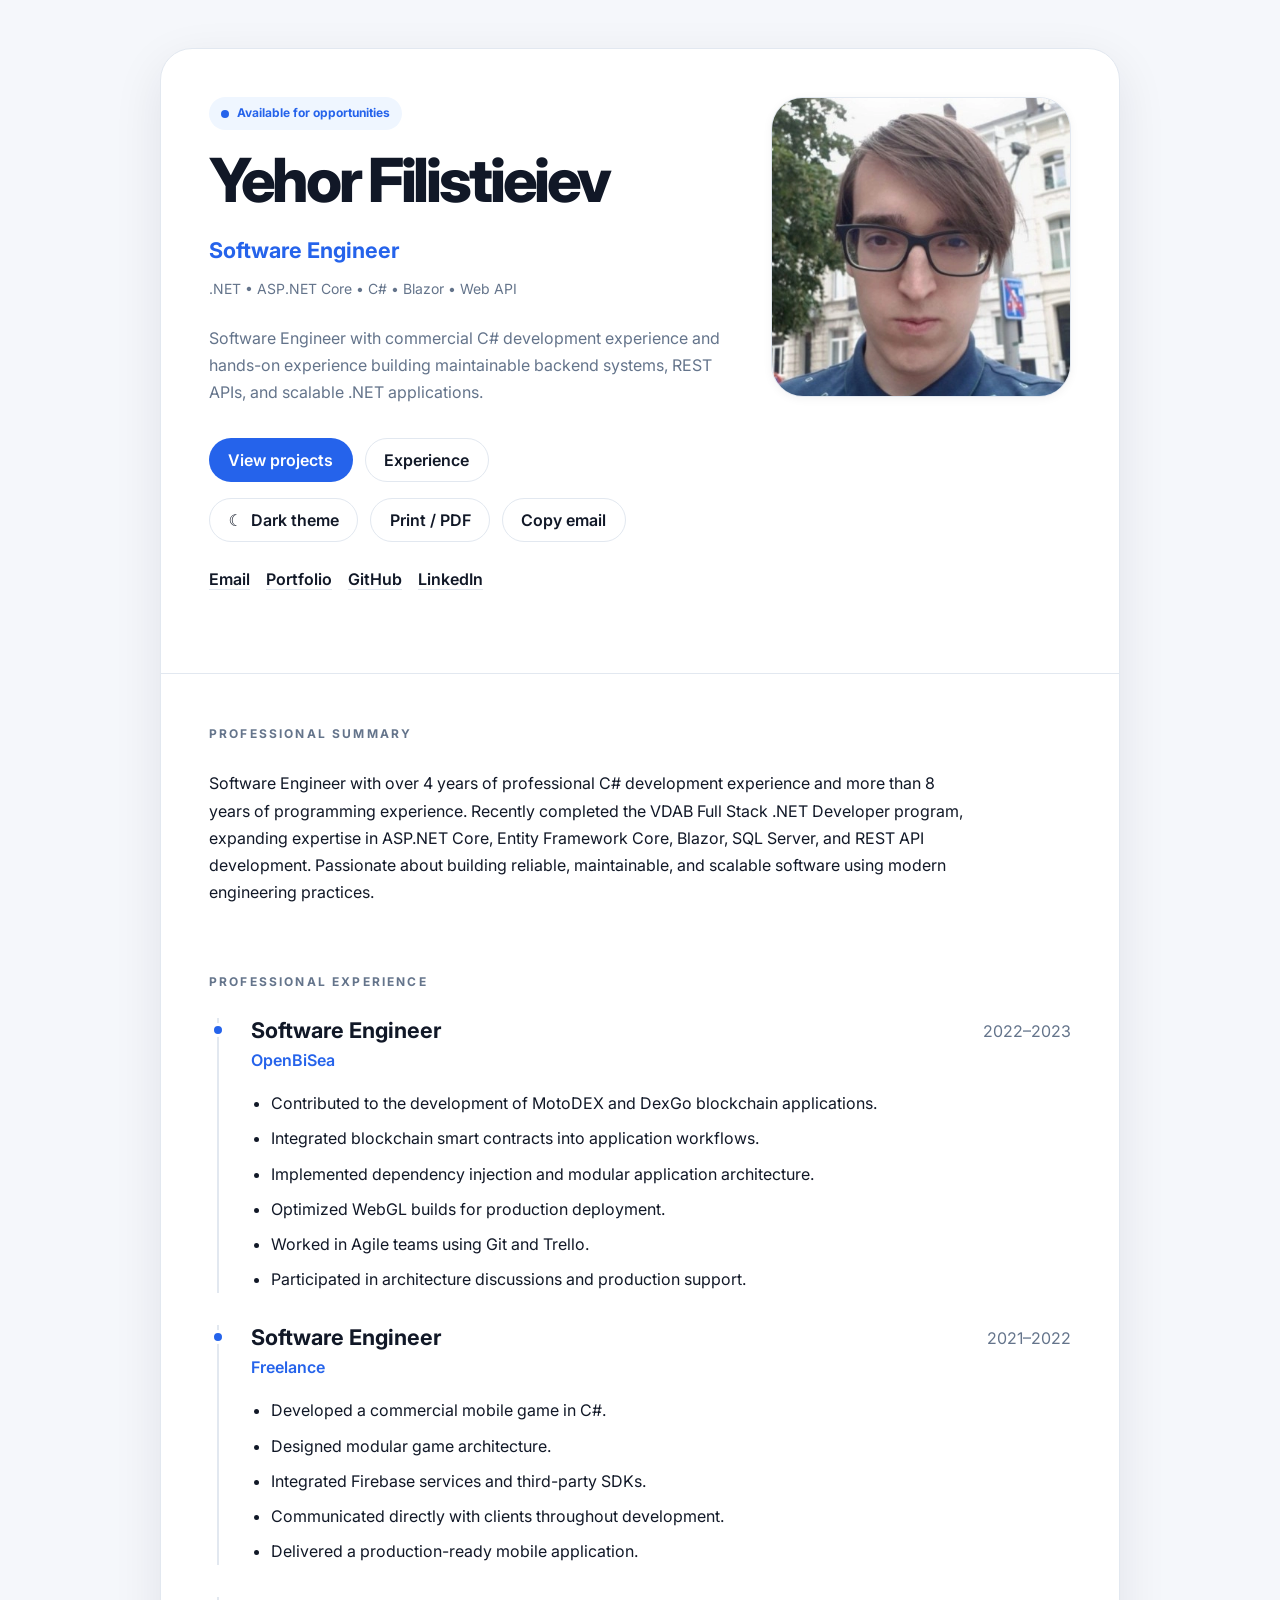
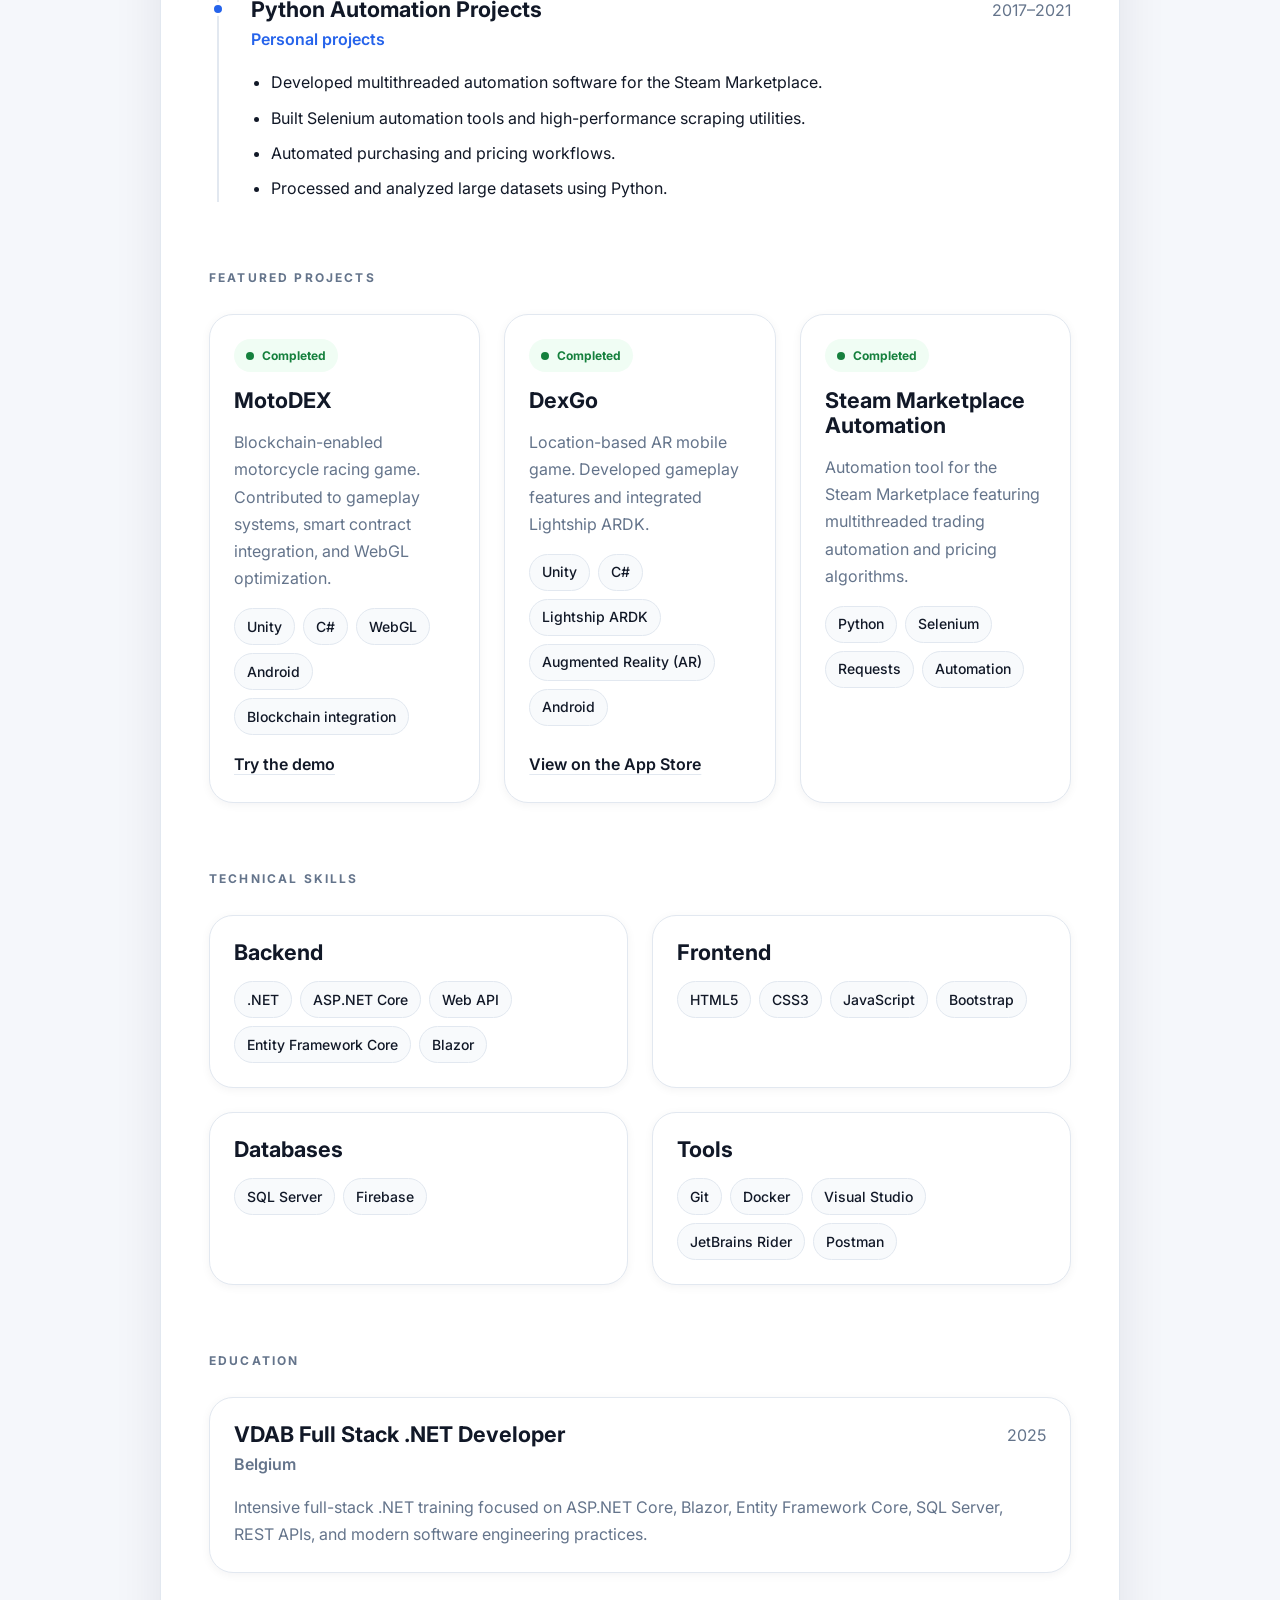
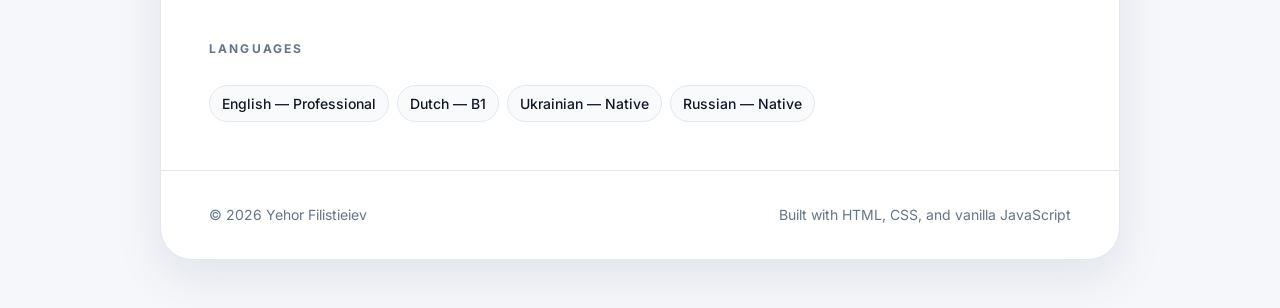
<file: index.html>
<!doctype html>
<html lang="en" data-theme="light">
<head>
    <meta charset="utf-8">
    <meta name="viewport" content="width=device-width, initial-scale=1">
    <meta name="description" content="Yehor Filistieiev — Software Engineer specializing in .NET, ASP.NET Core, C#, Blazor, and scalable backend development.">
    <meta name="theme-color" content="#f5f7fb">
    <meta property="og:type" content="profile">
    <meta property="og:title" content="Yehor Filistieiev | Software Engineer">
    <meta property="og:description" content="Online resume of a .NET Software Engineer.">
    <meta property="og:url" content="https://yehor-filistieiev.framer.website/">
    <meta property="og:image" content="https://yehor-filistieiev.framer.website/assets/avatar.webp">
    <title>Yehor Filistieiev | Software Engineer</title>
    <link rel="icon" href="assets/favicon.svg" type="image/svg+xml">
    <link rel="preconnect" href="https://fonts.googleapis.com">
    <link rel="preconnect" href="https://fonts.gstatic.com" crossorigin>
    <link rel="stylesheet" href="https://fonts.googleapis.com/css2?family=Inter:wght@400;500;600;700;800&amp;display=swap">
    <link rel="stylesheet" href="css/style.css">
    <link rel="stylesheet" href="css/print.css" media="print">
    <script src="js/main.js" defer></script>
</head>
<body>
    <a class="skip-link" href="#main-content">Skip to content</a>
    <div class="scroll-progress" aria-hidden="true"><span data-scroll-progress></span></div>

    <div class="resume-shell">
        <header class="hero">
            <div class="hero__content">
                <p class="badge badge--available">Available for opportunities</p>
                <h1>Yehor Filistieiev</h1>
                <p class="hero__role">Software Engineer</p>
                <p class="hero__tech">.NET <span aria-hidden="true">•</span> ASP.NET Core <span aria-hidden="true">•</span> C# <span aria-hidden="true">•</span> Blazor <span aria-hidden="true">•</span> Web API</p>
                <p class="hero__summary">Software Engineer with commercial C# development experience and hands-on experience building maintainable backend systems, REST APIs, and scalable .NET applications.</p>

                <div class="actions" aria-label="Resume navigation">
                    <a class="button button--primary" href="#projects">View projects</a>
                    <a class="button button--secondary" href="#experience">Experience</a>
                </div>

                <div class="actions actions--tools" aria-label="Resume actions">
                    <button class="button button--secondary" type="button" data-theme-toggle aria-pressed="false">
                        <span aria-hidden="true" data-theme-icon>☾</span>
                        <span data-theme-label>Dark theme</span>
                    </button>
                    <button class="button button--secondary" type="button" data-print>Print / PDF</button>
                    <button class="button button--secondary" type="button" data-copy-email data-email="yehor.filistieiev@gmail.com">
                        <span data-copy-label>Copy email</span>
                    </button>
                </div>

                <address class="profile-links" aria-label="Contact and profile links">
                    <a href="mailto:yehor.filistieiev@gmail.com">Email</a>
                    <a href="https://yehor-filistieiev.framer.website/" target="_blank" rel="noopener noreferrer">Portfolio<span class="sr-only"> (opens in a new tab)</span></a>
                    <a class="print-only" href="https://evilgoku.github.io/resume/" target="_blank" rel="noopener noreferrer">Resume<span class="sr-only"> (opens in a new tab)</span></a>
                    <a href="https://github.com/evilgoku" target="_blank" rel="noopener noreferrer">GitHub<span class="sr-only"> (opens in a new tab)</span></a>
                    <a href="https://www.linkedin.com/in/yehor-filistieiev/" target="_blank" rel="noopener noreferrer">LinkedIn<span class="sr-only"> (opens in a new tab)</span></a>
                </address>
                <p class="status-message" data-status role="status" aria-live="polite"></p>
            </div>

            <figure class="hero__portrait">
                <img src="assets/avatar.webp" alt="Portrait of Yehor Filistieiev" width="380" height="380" fetchpriority="high" decoding="async">
            </figure>
        </header>

        <main id="main-content" class="resume-main">
            <section class="section" aria-labelledby="summary-title" data-reveal>
                <header class="section__header"><h2 id="summary-title">Professional summary</h2></header>
                <p class="lead">Software Engineer with over 4 years of professional C# development experience and more than 8 years of programming experience. Recently completed the VDAB Full Stack .NET Developer program, expanding expertise in ASP.NET Core, Entity Framework Core, Blazor, SQL Server, and REST API development. Passionate about building reliable, maintainable, and scalable software using modern engineering practices.</p>
            </section>

            <section id="experience" class="section" aria-labelledby="experience-title" data-reveal>
                <header class="section__header"><h2 id="experience-title">Professional experience</h2></header>
                <div class="timeline">
                    <article class="timeline__item">
                        <header class="entry-header">
                            <div><h3>Software Engineer</h3><p class="entry-header__meta">OpenBiSea</p></div>
                            <p class="entry-header__date"><time datetime="2022">2022</time>–<time datetime="2023">2023</time></p>
                        </header>
                        <ul class="bullet-list">
                            <li>Contributed to the development of MotoDEX and DexGo blockchain applications.</li>
                            <li>Integrated blockchain smart contracts into application workflows.</li>
                            <li>Implemented dependency injection and modular application architecture.</li>
                            <li>Optimized WebGL builds for production deployment.</li>
                            <li>Worked in Agile teams using Git and Trello.</li>
                            <li>Participated in architecture discussions and production support.</li>
                        </ul>
                    </article>
                    <article class="timeline__item">
                        <header class="entry-header">
                            <div><h3>Software Engineer</h3><p class="entry-header__meta">Freelance</p></div>
                            <p class="entry-header__date"><time datetime="2021">2021</time>–<time datetime="2022">2022</time></p>
                        </header>
                        <ul class="bullet-list">
                            <li>Developed a commercial mobile game in C#.</li>
                            <li>Designed modular game architecture.</li>
                            <li>Integrated Firebase services and third-party SDKs.</li>
                            <li>Communicated directly with clients throughout development.</li>
                            <li>Delivered a production-ready mobile application.</li>
                        </ul>
                    </article>
                    <article class="timeline__item">
                        <header class="entry-header">
                            <div><h3>Python Automation Projects</h3><p class="entry-header__meta">Personal projects</p></div>
                            <p class="entry-header__date"><time datetime="2017">2017</time>–<time datetime="2021">2021</time></p>
                        </header>
                        <ul class="bullet-list">
                            <li>Developed multithreaded automation software for the Steam Marketplace.</li>
                            <li>Built Selenium automation tools and high-performance scraping utilities.</li>
                            <li>Automated purchasing and pricing workflows.</li>
                            <li>Processed and analyzed large datasets using Python.</li>
                        </ul>
                    </article>
                </div>
            </section>

            <section id="projects" class="section" aria-labelledby="projects-title" data-reveal>
                <header class="section__header"><h2 id="projects-title">Featured projects</h2></header>
                <div class="grid grid--cards">
                    <article class="card card--project">
                        <p class="badge badge--complete">Completed</p>
                        <h3>MotoDEX</h3>
                        <p>Blockchain-enabled motorcycle racing game. Contributed to gameplay systems, smart contract integration, and WebGL optimization.</p>
                        <ul class="stack" aria-label="Technologies"><li>Unity</li><li>C#</li><li>WebGL</li><li>Android</li><li>Blockchain integration</li></ul>
                        <footer class="card__footer"><a class="text-link" href="https://app.motodex.dexstudios.games/" target="_blank" rel="noopener noreferrer">Try the demo<span class="sr-only"> (opens in a new tab)</span></a></footer>
                    </article>
                    <article class="card card--project">
                        <p class="badge badge--complete">Completed</p>
                        <h3>DexGo</h3>
                        <p>Location-based AR mobile game. Developed gameplay features and integrated Lightship ARDK.</p>
                        <ul class="stack" aria-label="Technologies"><li>Unity</li><li>C#</li><li>Lightship ARDK</li><li>Augmented Reality (AR)</li><li>Android</li></ul>
                        <footer class="card__footer"><a class="text-link" href="https://apps.apple.com/tr/app/dexgo/id6449669070" target="_blank" rel="noopener noreferrer">View on the App Store<span class="sr-only"> (opens in a new tab)</span></a></footer>
                    </article>
                    <article class="card card--project">
                        <p class="badge badge--complete">Completed</p>
                        <h3>Steam Marketplace Automation</h3>
                        <p>Automation tool for the Steam Marketplace featuring multithreaded trading automation and pricing algorithms.</p>
                        <ul class="stack" aria-label="Technologies"><li>Python</li><li>Selenium</li><li>Requests</li><li>Automation</li></ul>
                    </article>
                </div>
            </section>

            <section id="skills" class="section" aria-labelledby="skills-title" data-reveal>
                <header class="section__header"><h2 id="skills-title">Technical skills</h2></header>
                <div class="grid grid--skills">
                    <article class="card"><h3>Backend</h3><ul class="stack"><li>.NET</li><li>ASP.NET Core</li><li>Web API</li><li>Entity Framework Core</li><li>Blazor</li></ul></article>
                    <article class="card"><h3>Frontend</h3><ul class="stack"><li>HTML5</li><li>CSS3</li><li>JavaScript</li><li>Bootstrap</li></ul></article>
                    <article class="card"><h3>Databases</h3><ul class="stack"><li>SQL Server</li><li>Firebase</li></ul></article>
                    <article class="card"><h3>Tools</h3><ul class="stack"><li>Git</li><li>Docker</li><li>Visual Studio</li><li>JetBrains Rider</li><li>Postman</li></ul></article>
                </div>
            </section>

            <section id="education" class="section" aria-labelledby="education-title" data-reveal>
                <header class="section__header"><h2 id="education-title">Education</h2></header>
                <article class="card">
                    <header class="entry-header"><div><h3>VDAB Full Stack .NET Developer</h3><p class="entry-header__meta">Belgium</p></div><time class="entry-header__date" datetime="2025">2025</time></header>
                    <p>Intensive full-stack .NET training focused on ASP.NET Core, Blazor, Entity Framework Core, SQL Server, REST APIs, and modern software engineering practices.</p>
                </article>
            </section>

            <section id="languages" class="section" aria-labelledby="languages-title" data-reveal>
                <header class="section__header"><h2 id="languages-title">Languages</h2></header>
                <ul class="stack"><li>English — Professional</li><li>Dutch — B1</li><li>Ukrainian — Native</li><li>Russian — Native</li></ul>
            </section>
        </main>

        <footer class="site-footer">
            <p>© <span data-current-year>2026</span> Yehor Filistieiev</p>
            <p>Built with HTML, CSS, and vanilla JavaScript</p>
        </footer>
    </div>

    <button class="back-to-top" type="button" data-back-to-top aria-label="Back to top">↑</button>

    <script type="application/ld+json">
    {
        "@context": "https://schema.org",
        "@type": "Person",
        "name": "Yehor Filistieiev",
        "jobTitle": "Software Engineer",
        "url": "https://yehor-filistieiev.framer.website/",
        "image": "https://yehor-filistieiev.framer.website/assets/avatar.webp",
        "email": "mailto:yehor.filistieiev@gmail.com",
        "sameAs": [
            "https://github.com/evilgoku",
            "https://www.linkedin.com/in/yehor-filistieiev/"
        ],
        "knowsAbout": [".NET", "ASP.NET Core", "C#", "Blazor", "Entity Framework Core", "SQL Server", "REST API", "Python", "Docker"]
    }
    </script>
</body>
</html>
</file>
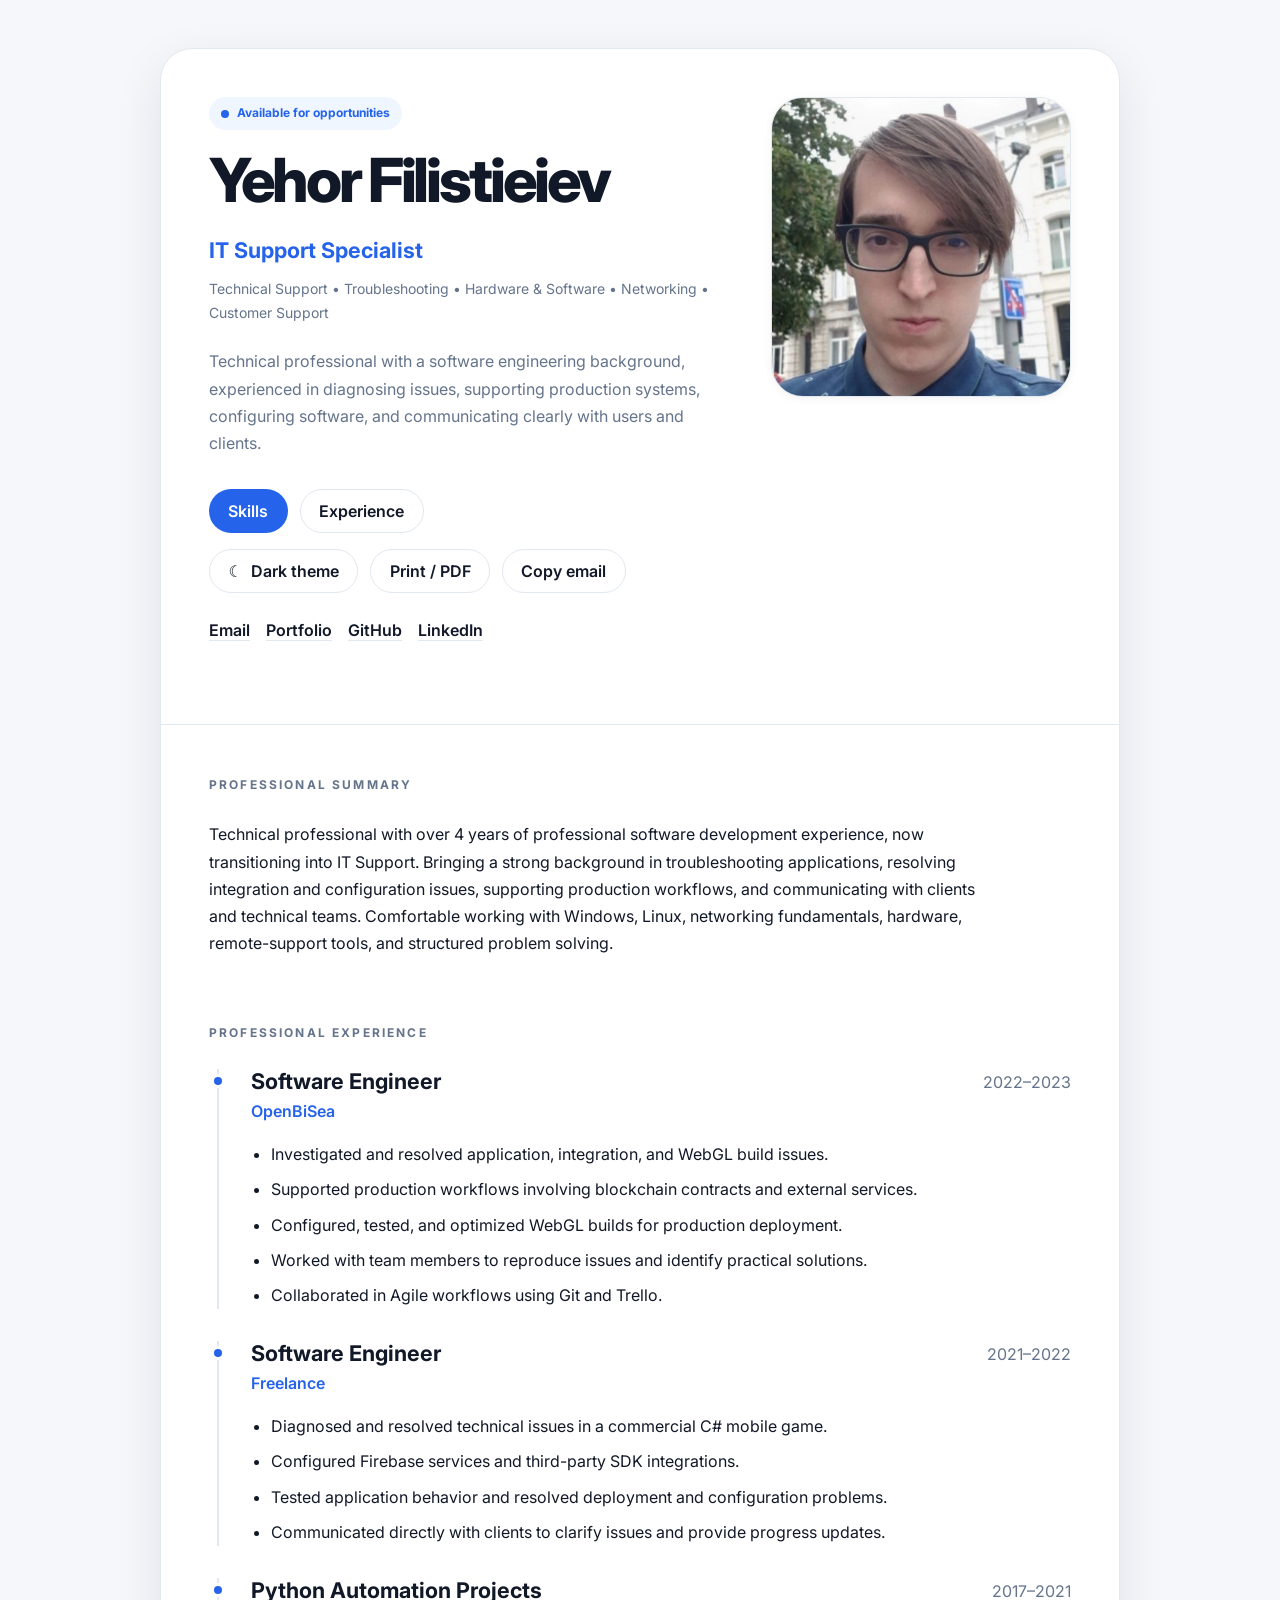
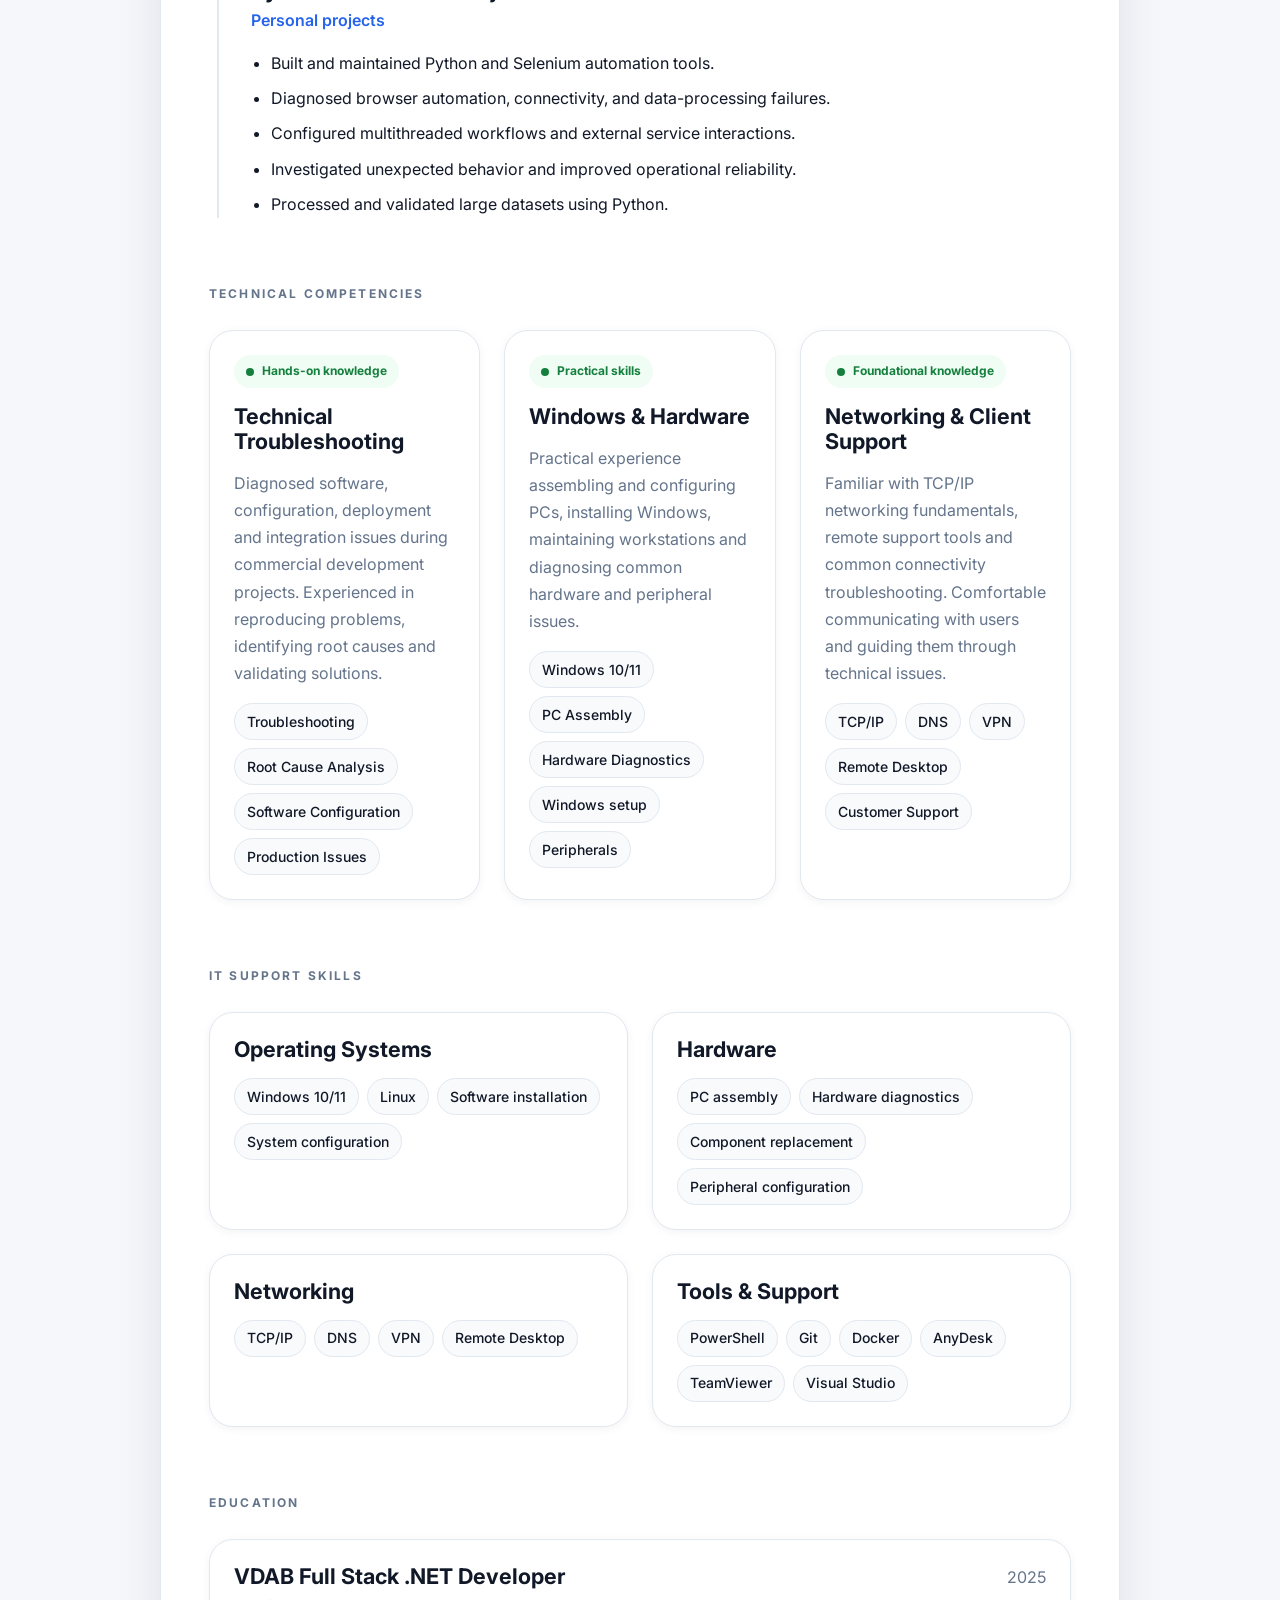
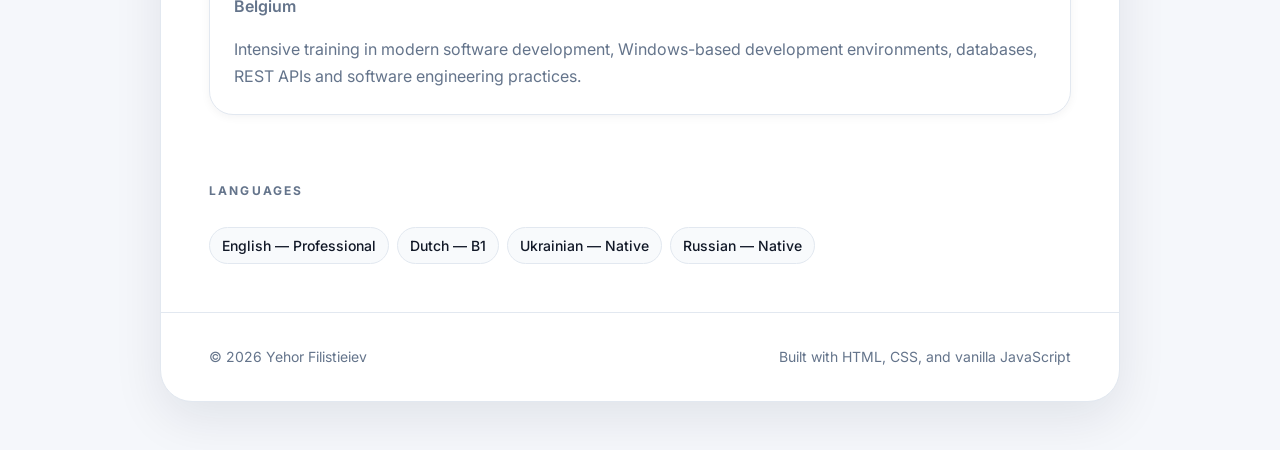
<file: it-support.html>
<!doctype html>
<html lang="en" data-theme="light">
<head>
    <meta charset="utf-8">
    <meta name="viewport" content="width=device-width, initial-scale=1">
    <meta name="description" content="Yehor Filistieiev — IT Support Specialist with a software engineering background and strengths in troubleshooting, hardware, software, networking, and customer support.">
    <meta name="theme-color" content="#f5f7fb">
    <meta property="og:type" content="profile">
    <meta property="og:title" content="Yehor Filistieiev | IT Support Specialist">
    <meta property="og:description" content="IT Support resume highlighting troubleshooting, technical support, systems, networking, and customer communication.">
    <meta property="og:url" content="https://yehor-filistieiev.framer.website/it-support.html">
    <meta property="og:image" content="https://yehor-filistieiev.framer.website/assets/avatar.webp">
    <title>Yehor Filistieiev | IT Support Specialist</title>
    <link rel="icon" href="assets/favicon.svg" type="image/svg+xml">
    <link rel="preconnect" href="https://fonts.googleapis.com">
    <link rel="preconnect" href="https://fonts.gstatic.com" crossorigin>
    <link rel="stylesheet" href="https://fonts.googleapis.com/css2?family=Inter:wght@400;500;600;700;800&amp;display=swap">
    <link rel="stylesheet" href="css/style.css">
    <link rel="stylesheet" href="css/print.css" media="print">
    <script src="js/main.js" defer></script>
</head>
<body>
    <a class="skip-link" href="#main-content">Skip to content</a>
    <div class="scroll-progress" aria-hidden="true"><span data-scroll-progress></span></div>

    <div class="resume-shell">
        <header class="hero">
            <div class="hero__content">
                <p class="badge badge--available">Available for opportunities</p>
                <h1>Yehor Filistieiev</h1>
                <p class="hero__role">IT Support Specialist</p>
                <p class="hero__tech">Technical Support <span aria-hidden="true">•</span> Troubleshooting <span aria-hidden="true">•</span> Hardware &amp; Software <span aria-hidden="true">•</span> Networking <span aria-hidden="true">•</span> Customer Support</p>
                <p class="hero__summary">Technical professional with a software engineering background, experienced in diagnosing issues, supporting production systems, configuring software, and communicating clearly with users and clients.</p>

                <div class="actions" aria-label="Resume navigation">
                    <a class="button button--primary" href="#projects">Skills</a>
                    <a class="button button--secondary" href="#experience">Experience</a>
                </div>

                <div class="actions actions--tools" aria-label="Resume actions">
                    <button class="button button--secondary" type="button" data-theme-toggle aria-pressed="false">
                        <span aria-hidden="true" data-theme-icon>☾</span>
                        <span data-theme-label>Dark theme</span>
                    </button>
                    <button class="button button--secondary" type="button" data-print>Print / PDF</button>
                    <button class="button button--secondary" type="button" data-copy-email data-email="yehor.filistieiev@gmail.com">
                        <span data-copy-label>Copy email</span>
                    </button>
                </div>

                <address class="profile-links" aria-label="Contact and profile links">
                    <a href="mailto:yehor.filistieiev@gmail.com">Email</a>
                    <a href="https://yehor-filistieiev.framer.website/" target="_blank" rel="noopener noreferrer">Portfolio<span class="sr-only"> (opens in a new tab)</span></a>
                    <a class="print-only" href="https://evilgoku.github.io/resume/it-support.html" target="_blank" rel="noopener noreferrer">Resume<span class="sr-only"> (opens in a new tab)</span></a>
                    <a href="https://github.com/evilgoku" target="_blank" rel="noopener noreferrer">GitHub<span class="sr-only"> (opens in a new tab)</span></a>
                    <a href="https://www.linkedin.com/in/yehor-filistieiev/" target="_blank" rel="noopener noreferrer">LinkedIn<span class="sr-only"> (opens in a new tab)</span></a>
                </address>
                <p class="status-message" data-status role="status" aria-live="polite"></p>
            </div>

            <figure class="hero__portrait">
                <img src="assets/avatar.webp" alt="Portrait of Yehor Filistieiev" width="380" height="380" fetchpriority="high" decoding="async">
            </figure>
        </header>

        <main id="main-content" class="resume-main">
            <section class="section" aria-labelledby="summary-title" data-reveal>
                <header class="section__header"><h2 id="summary-title">Professional summary</h2></header>
                <p class="lead">Technical professional with over 4 years of professional software development experience, now transitioning into IT Support. Bringing a strong background in troubleshooting applications, resolving integration and configuration issues, supporting production workflows, and communicating with clients and technical teams. Comfortable working with Windows, Linux, networking fundamentals, hardware, remote-support tools, and structured problem solving.</p>
            </section>

            <section id="experience" class="section" aria-labelledby="experience-title" data-reveal>
                <header class="section__header"><h2 id="experience-title">Professional experience</h2></header>
                <div class="timeline">
                    <article class="timeline__item">
                        <header class="entry-header">
                            <div><h3>Software Engineer</h3><p class="entry-header__meta">OpenBiSea</p></div>
                            <p class="entry-header__date"><time datetime="2022">2022</time>–<time datetime="2023">2023</time></p>
                        </header>
                        <ul class="bullet-list">
                            <li>Investigated and resolved application, integration, and WebGL build issues.</li>
                            <li>Supported production workflows involving blockchain contracts and external services.</li>
                            <li>Configured, tested, and optimized WebGL builds for production deployment.</li>
                            <li>Worked with team members to reproduce issues and identify practical solutions.</li>
                            <li>Collaborated in Agile workflows using Git and Trello.</li>
                        </ul>
                    </article>
                    <article class="timeline__item">
                        <header class="entry-header">
                            <div><h3>Software Engineer</h3><p class="entry-header__meta">Freelance</p></div>
                            <p class="entry-header__date"><time datetime="2021">2021</time>–<time datetime="2022">2022</time></p>
                        </header>
                        <ul class="bullet-list">
                            <li>Diagnosed and resolved technical issues in a commercial C# mobile game.</li>
                            <li>Configured Firebase services and third-party SDK integrations.</li>
                            <li>Tested application behavior and resolved deployment and configuration problems.</li>
                            <li>Communicated directly with clients to clarify issues and provide progress updates.</li>
                        </ul>
                    </article>
                    <article class="timeline__item">
                        <header class="entry-header">
                            <div><h3>Python Automation Projects</h3><p class="entry-header__meta">Personal projects</p></div>
                            <p class="entry-header__date"><time datetime="2017">2017</time>–<time datetime="2021">2021</time></p>
                        </header>
                        <ul class="bullet-list">
                            <li>Built and maintained Python and Selenium automation tools.</li>
                            <li>Diagnosed browser automation, connectivity, and data-processing failures.</li>
                            <li>Configured multithreaded workflows and external service interactions.</li>
                            <li>Investigated unexpected behavior and improved operational reliability.</li>
                            <li>Processed and validated large datasets using Python.</li>
                        </ul>
                    </article>
                </div>
            </section>

            <section id="projects" class="section" aria-labelledby="projects-title" data-reveal>
                <header class="section__header"><h2 id="projects-title">Technical Competencies</h2></header>
                <div class="grid grid--cards">
                    <article class="card card--project">
                        <p class="badge badge--complete">Hands-on knowledge</p>
                        <h3>Technical Troubleshooting</h3>
                        <p>Diagnosed software, configuration, deployment and integration issues during commercial development projects. Experienced in reproducing problems, identifying root causes and validating solutions.</p>
                        <ul class="stack" aria-label="Skills"><li>Troubleshooting</li><li>Root Cause Analysis</li><li>Software Configuration</li><li>Production Issues</li></ul>
                    </article>
                    <article class="card card--project">
                        <p class="badge badge--complete">Practical skills</p>
                        <h3>Windows &amp; Hardware</h3>
                        <p>Practical experience assembling and configuring PCs, installing Windows, maintaining workstations and diagnosing common hardware and peripheral issues.</p>
                        <ul class="stack" aria-label="Skills"><li>Windows 10/11</li><li>PC Assembly</li><li>Hardware Diagnostics</li><li>Windows setup</li><li>Peripherals</li></ul>
                    </article>
                    <article class="card card--project">
                        <p class="badge badge--complete">Foundational knowledge</p>
                        <h3>Networking &amp; Client Support</h3>
                        <p>Familiar with TCP/IP networking fundamentals, remote support tools and common connectivity troubleshooting. Comfortable communicating with users and guiding them through technical issues.</p>
                        <ul class="stack" aria-label="Skills"><li>TCP/IP</li><li>DNS</li><li>VPN</li><li>Remote Desktop</li><li>Customer Support</li></ul>
                    </article>
                </div>
            </section>

            <section id="skills" class="section" aria-labelledby="skills-title" data-reveal>
                <header class="section__header"><h2 id="skills-title">IT support skills</h2></header>
                <div class="grid grid--skills">
                    <article class="card"><h3>Operating Systems</h3><ul class="stack"><li>Windows 10/11</li><li>Linux</li><li>Software installation</li><li>System configuration</li></ul></article>
                    <article class="card"><h3>Hardware</h3><ul class="stack"><li>PC assembly</li><li>Hardware diagnostics</li><li>Component replacement</li><li>Peripheral configuration</li></ul></article>
                    <article class="card"><h3>Networking</h3><ul class="stack"><li>TCP/IP</li><li>DNS</li><li>VPN</li><li>Remote Desktop</li></ul></article>
                    <article class="card"><h3>Tools &amp; Support</h3><ul class="stack"><li>PowerShell</li><li>Git</li><li>Docker</li><li>AnyDesk</li><li>TeamViewer</li><li>Visual Studio</li></ul></article>
                </div>
            </section>

            <section id="education" class="section" aria-labelledby="education-title" data-reveal>
                <header class="section__header"><h2 id="education-title">Education</h2></header>
                <article class="card">
                    <header class="entry-header"><div><h3>VDAB Full Stack .NET Developer</h3><p class="entry-header__meta">Belgium</p></div><time class="entry-header__date" datetime="2025">2025</time></header>
                    <p>Intensive training in modern software development, Windows-based development environments, databases, REST APIs and software engineering practices.</p>
                </article>
            </section>

            <section id="languages" class="section" aria-labelledby="languages-title" data-reveal>
                <header class="section__header"><h2 id="languages-title">Languages</h2></header>
                <ul class="stack"><li>English — Professional</li><li>Dutch — B1</li><li>Ukrainian — Native</li><li>Russian — Native</li></ul>
            </section>
        </main>

        <footer class="site-footer">
            <p>© <span data-current-year>2026</span> Yehor Filistieiev</p>
            <p>Built with HTML, CSS, and vanilla JavaScript</p>
        </footer>
    </div>

    <button class="back-to-top" type="button" data-back-to-top aria-label="Back to top">↑</button>

    <script type="application/ld+json">
    {
        "@context": "https://schema.org",
        "@type": "Person",
        "name": "Yehor Filistieiev",
        "jobTitle": "IT Support Specialist",
        "url": "https://yehor-filistieiev.framer.website/it-support.html",
        "image": "https://yehor-filistieiev.framer.website/assets/avatar.webp",
        "email": "mailto:yehor.filistieiev@gmail.com",
        "sameAs": [
            "https://github.com/evilgoku",
            "https://www.linkedin.com/in/yehor-filistieiev/"
        ],
        "knowsAbout": ["Technical Support", "Troubleshooting", "Windows", "Linux", "TCP/IP", "DNS", "VPN", "Hardware Diagnostics", "PowerShell"]
    }
    </script>
</body>
</html>
</file>
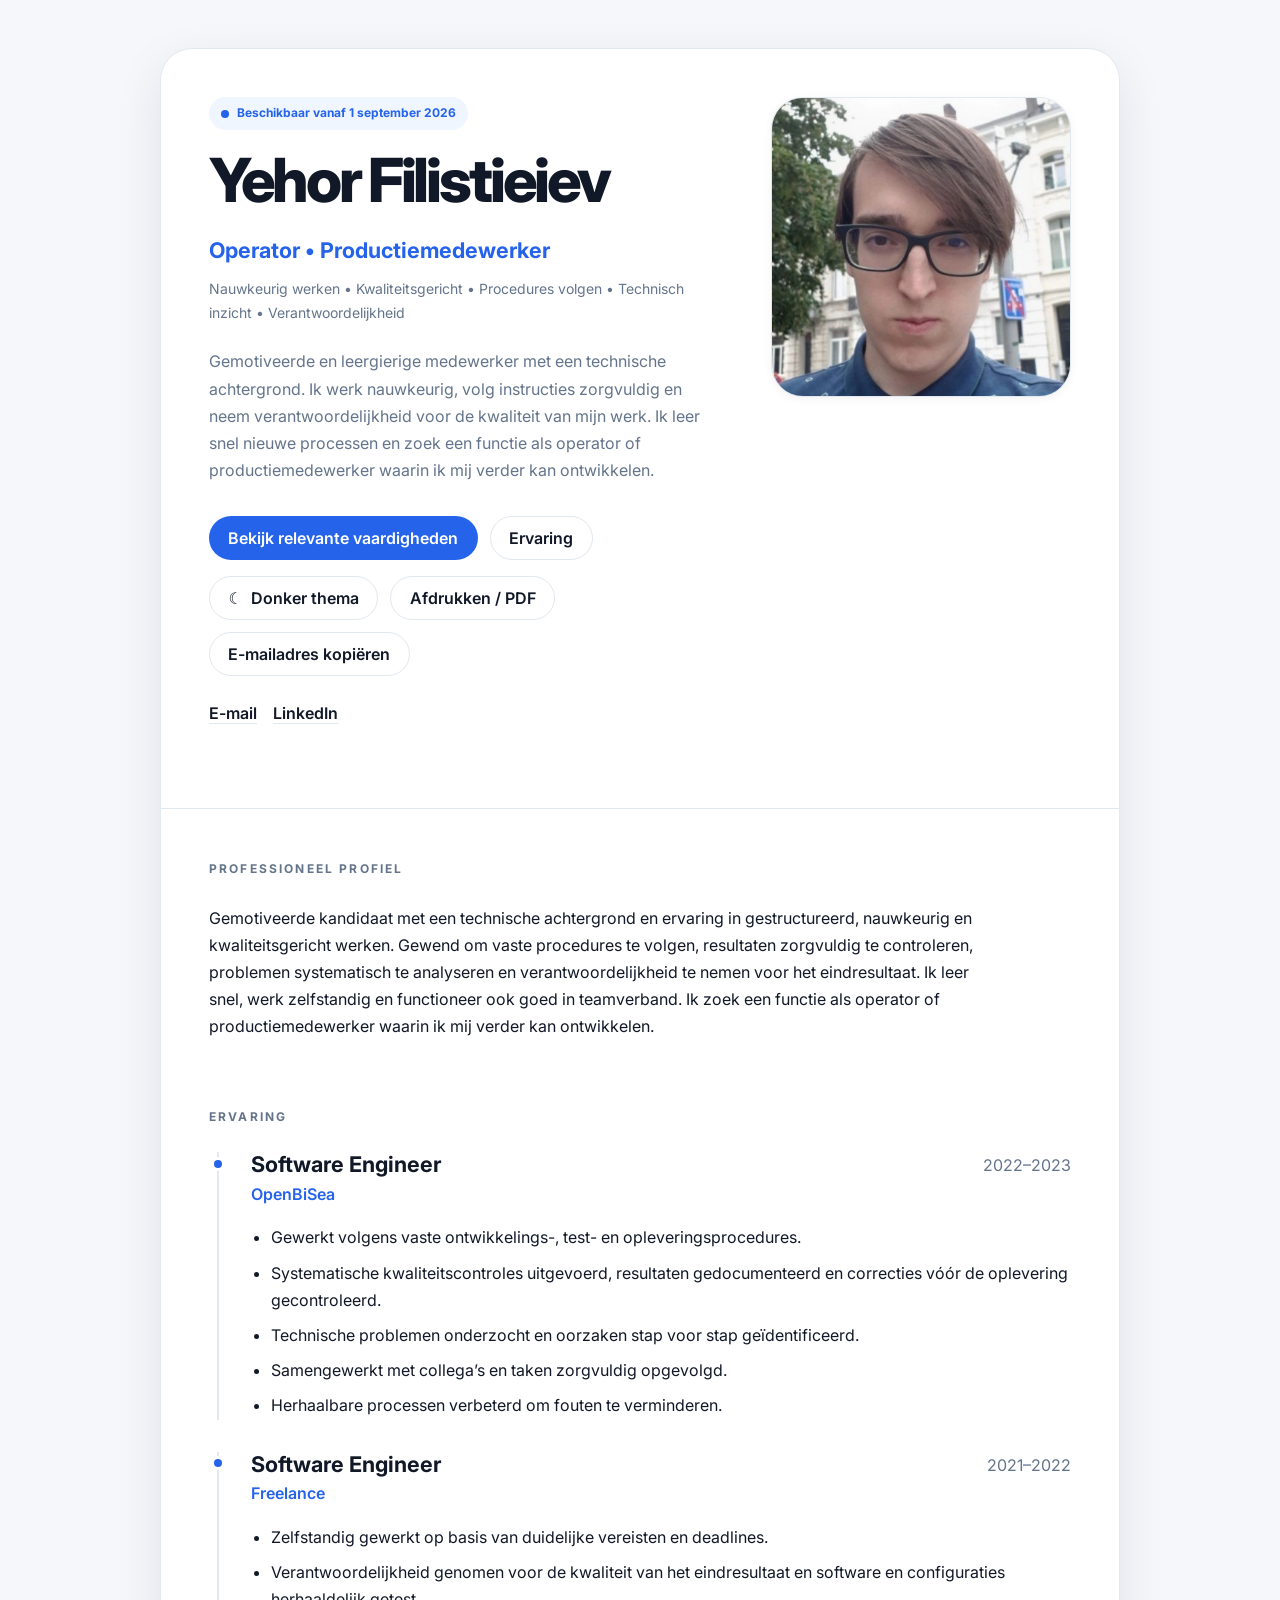
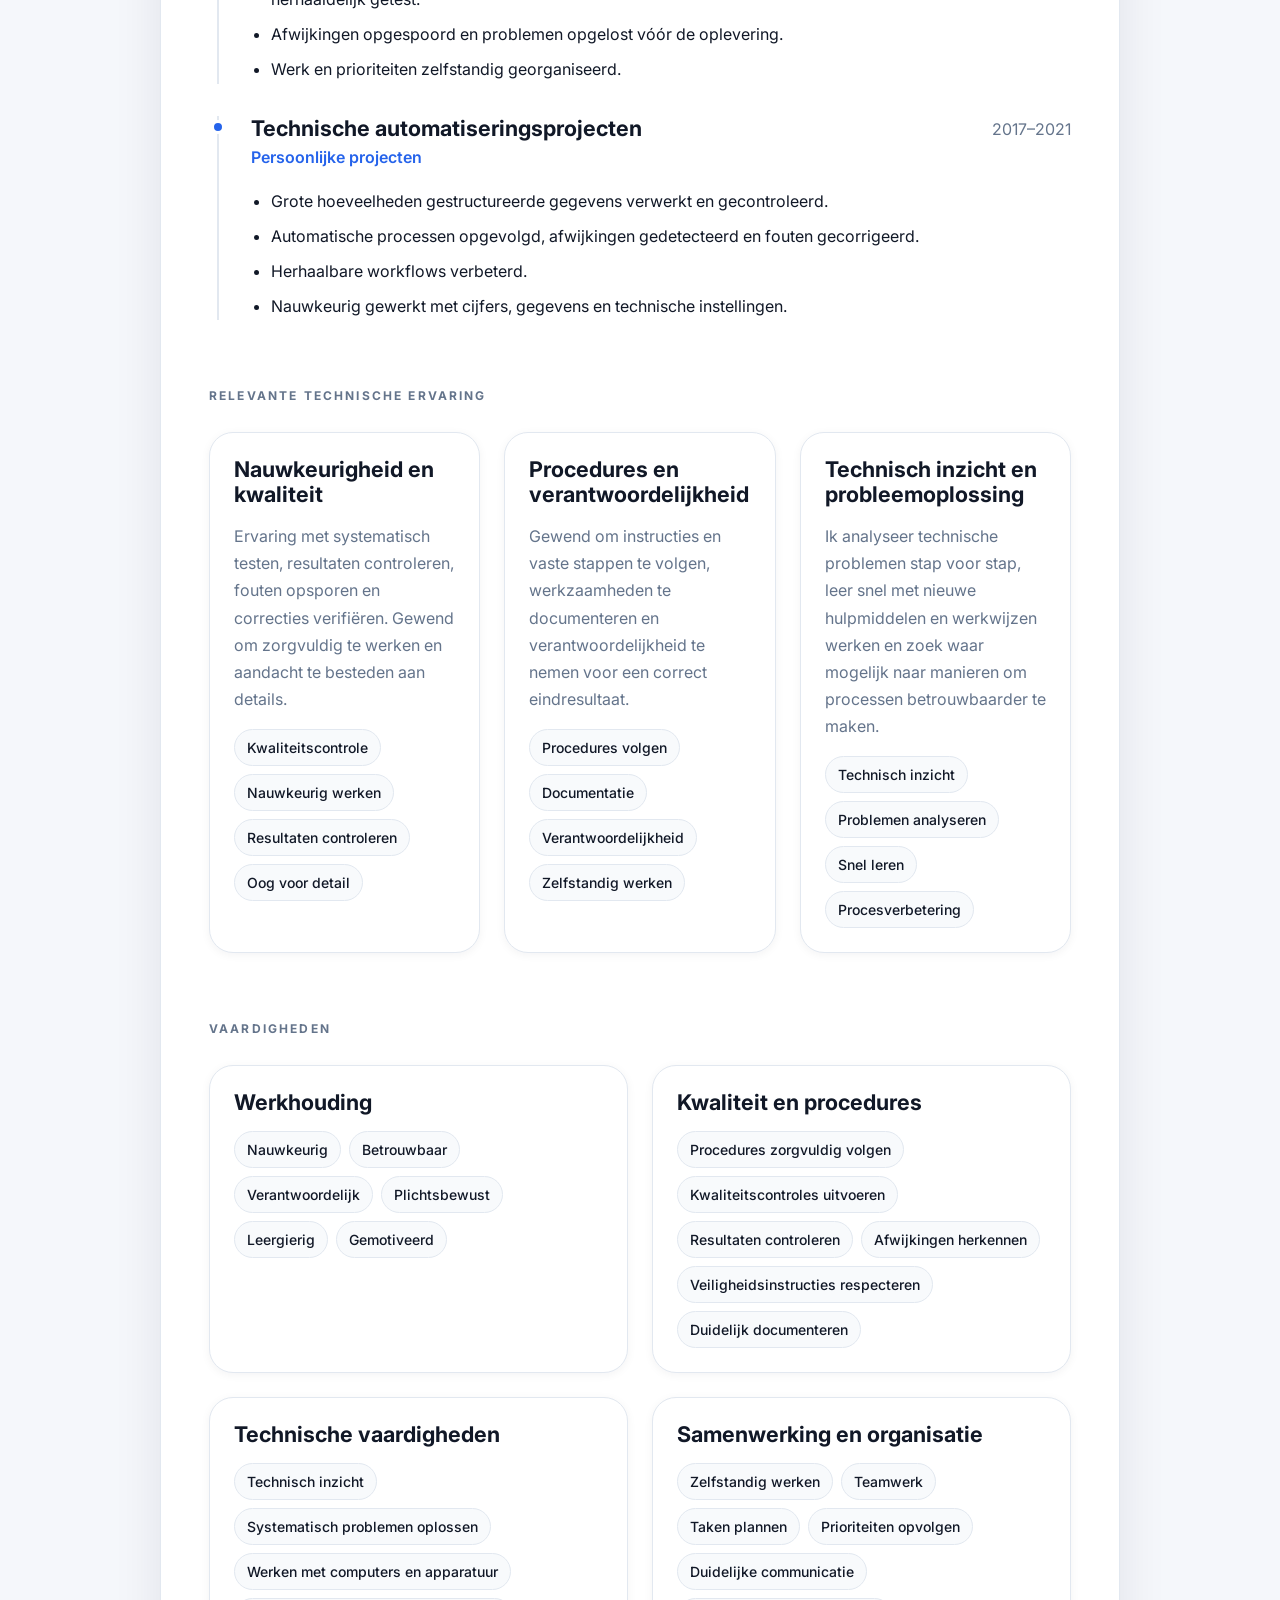
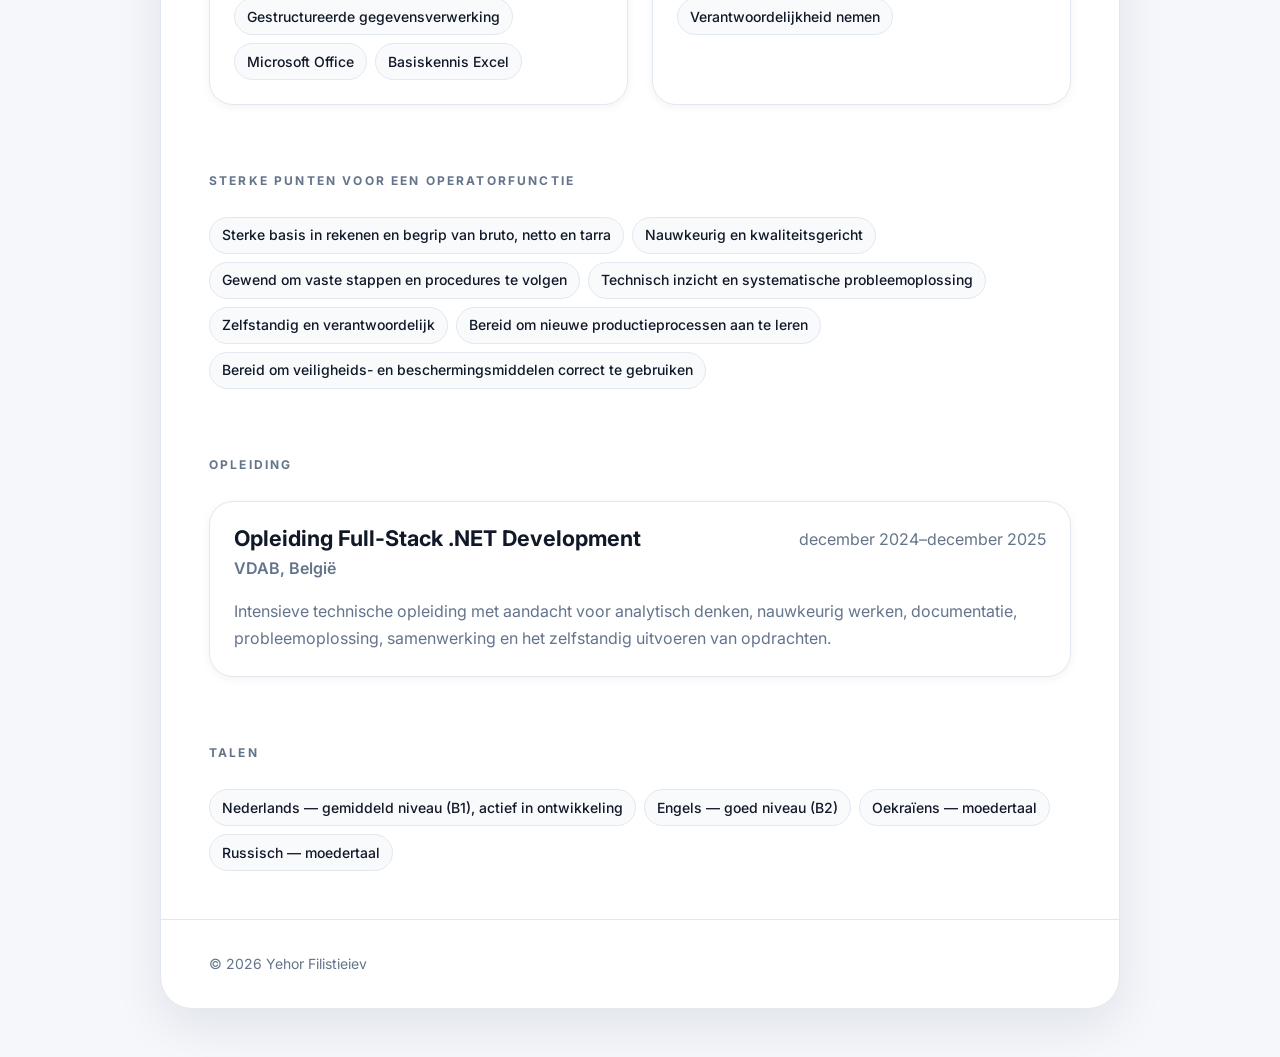
<file: operator.html>
<!doctype html>
<html lang="nl" data-theme="light">
<head>
    <meta charset="utf-8">
    <meta name="viewport" content="width=device-width, initial-scale=1">
    <meta name="description" content="Yehor Filistieiev — gemotiveerde kandidaat voor functies als operator en productiemedewerker, met technisch inzicht, nauwkeurigheid en een sterke focus op kwaliteit en procedures.">
    <meta name="theme-color" content="#f5f7fb">
    <meta property="og:type" content="profile">
    <meta property="og:title" content="Yehor Filistieiev | Operator en Productiemedewerker">
    <meta property="og:description" content="Online CV voor functies als operator, productiemedewerker en technisch operator, met aandacht voor nauwkeurigheid, kwaliteit en procedures.">
    <meta property="og:url" content="https://evilgoku.github.io/resume/operator.html">
    <meta property="og:image" content="https://evilgoku.github.io/resume/assets/avatar.webp">
    <title>Yehor Filistieiev | Operator en Productiemedewerker</title>
    <link rel="icon" href="assets/favicon.svg" type="image/svg+xml">
    <link rel="preconnect" href="https://fonts.googleapis.com">
    <link rel="preconnect" href="https://fonts.gstatic.com" crossorigin>
    <link rel="stylesheet" href="https://fonts.googleapis.com/css2?family=Inter:wght@400;500;600;700;800&amp;display=swap">
    <link rel="stylesheet" href="css/style.css">
    <link rel="stylesheet" href="css/print.css" media="print">
    <script src="js/main.js" defer></script>
</head>
<body class="resume--operator">
    <a class="skip-link" href="#main-content">Ga naar de inhoud</a>
    <div class="scroll-progress" aria-hidden="true"><span data-scroll-progress></span></div>

    <div class="resume-shell">
        <header class="hero">
            <div class="hero__content">
                <p class="badge badge--available">Beschikbaar vanaf 1 september 2026</p>
                <h1>Yehor Filistieiev</h1>
                <p class="hero__role">Operator <span aria-hidden="true">•</span> Productiemedewerker</p>
                <p class="hero__tech">Nauwkeurig werken <span aria-hidden="true">•</span> Kwaliteitsgericht <span aria-hidden="true">•</span> Procedures volgen <span aria-hidden="true">•</span> Technisch inzicht <span aria-hidden="true">•</span> Verantwoordelijkheid</p>
                <p class="hero__summary">Gemotiveerde en leergierige medewerker met een technische achtergrond. Ik werk nauwkeurig, volg instructies zorgvuldig en neem verantwoordelijkheid voor de kwaliteit van mijn werk. Ik leer snel nieuwe processen en zoek een functie als operator of productiemedewerker waarin ik mij verder kan ontwikkelen.</p>

                <div class="actions" aria-label="Navigatie in het CV">
                    <a class="button button--primary" href="#skills">Bekijk relevante vaardigheden</a>
                    <a class="button button--secondary" href="#experience">Ervaring</a>
                </div>

                <div class="actions actions--tools" aria-label="Acties voor het CV">
                    <button class="button button--secondary" type="button" data-theme-toggle aria-pressed="false">
                        <span aria-hidden="true" data-theme-icon>☾</span>
                        <span data-theme-label>Donker thema</span>
                    </button>
                    <button class="button button--secondary" type="button" data-print>Afdrukken / PDF</button>
                    <button class="button button--secondary" type="button" data-copy-email data-email="yehor.filistieiev@gmail.com">
                        <span data-copy-label>E-mailadres kopiëren</span>
                    </button>
                </div>

                <address class="profile-links" aria-label="Contact- en profiellinks">
                    <a href="mailto:yehor.filistieiev@gmail.com">E-mail</a>
                    <a class="print-only" href="https://evilgoku.github.io/resume/operator.html" target="_blank" rel="noopener noreferrer">Online CV<span class="sr-only"> (opent in een nieuw tabblad)</span></a>
                    <a href="https://www.linkedin.com/in/yehor-filistieiev/" target="_blank" rel="noopener noreferrer">LinkedIn<span class="sr-only"> (opent in een nieuw tabblad)</span></a>
                </address>
                <p class="status-message" data-status role="status" aria-live="polite"></p>
            </div>

            <figure class="hero__portrait">
                <img src="assets/avatar.webp" alt="Profielfoto van Yehor Filistieiev" width="380" height="380" fetchpriority="high" decoding="async">
            </figure>
        </header>

        <main id="main-content" class="resume-main">
            <section class="section" aria-labelledby="summary-title" data-reveal>
                <header class="section__header"><h2 id="summary-title">Professioneel profiel</h2></header>
                <p class="lead">Gemotiveerde kandidaat met een technische achtergrond en ervaring in gestructureerd, nauwkeurig en kwaliteitsgericht werken. Gewend om vaste procedures te volgen, resultaten zorgvuldig te controleren, problemen systematisch te analyseren en verantwoordelijkheid te nemen voor het eindresultaat. Ik leer snel, werk zelfstandig en functioneer ook goed in teamverband. Ik zoek een functie als operator of productiemedewerker waarin ik mij verder kan ontwikkelen.</p>
            </section>

            <section id="experience" class="section" aria-labelledby="experience-title" data-reveal>
                <header class="section__header"><h2 id="experience-title">Ervaring</h2></header>
                <div class="timeline">
                    <article class="timeline__item">
                        <header class="entry-header">
                            <div><h3>Software Engineer</h3><p class="entry-header__meta">OpenBiSea</p></div>
                            <p class="entry-header__date"><time datetime="2022">2022</time>–<time datetime="2023">2023</time></p>
                        </header>
                        <ul class="bullet-list">
                            <li>Gewerkt volgens vaste ontwikkelings-, test- en opleveringsprocedures.</li>
                            <li>Systematische kwaliteitscontroles uitgevoerd, resultaten gedocumenteerd en correcties vóór de oplevering gecontroleerd.</li>
                            <li>Technische problemen onderzocht en oorzaken stap voor stap geïdentificeerd.</li>
                            <li>Samengewerkt met collega’s en taken zorgvuldig opgevolgd.</li>
                            <li>Herhaalbare processen verbeterd om fouten te verminderen.</li>
                        </ul>
                    </article>
                    <article class="timeline__item">
                        <header class="entry-header">
                            <div><h3>Software Engineer</h3><p class="entry-header__meta">Freelance</p></div>
                            <p class="entry-header__date"><time datetime="2021">2021</time>–<time datetime="2022">2022</time></p>
                        </header>
                        <ul class="bullet-list">
                            <li>Zelfstandig gewerkt op basis van duidelijke vereisten en deadlines.</li>
                            <li>Verantwoordelijkheid genomen voor de kwaliteit van het eindresultaat en software en configuraties herhaaldelijk getest.</li>
                            <li>Afwijkingen opgespoord en problemen opgelost vóór de oplevering.</li>
                            <li>Werk en prioriteiten zelfstandig georganiseerd.</li>
                        </ul>
                    </article>
                    <article class="timeline__item">
                        <header class="entry-header">
                            <div><h3>Technische automatiseringsprojecten</h3><p class="entry-header__meta">Persoonlijke projecten</p></div>
                            <p class="entry-header__date"><time datetime="2017">2017</time>–<time datetime="2021">2021</time></p>
                        </header>
                        <ul class="bullet-list">
                            <li>Grote hoeveelheden gestructureerde gegevens verwerkt en gecontroleerd.</li>
                            <li>Automatische processen opgevolgd, afwijkingen gedetecteerd en fouten gecorrigeerd.</li>
                            <li>Herhaalbare workflows verbeterd.</li>
                            <li>Nauwkeurig gewerkt met cijfers, gegevens en technische instellingen.</li>
                        </ul>
                    </article>
                </div>
            </section>

            <section id="projects" class="section" aria-labelledby="projects-title" data-reveal>
                <header class="section__header"><h2 id="projects-title">Relevante technische ervaring</h2></header>
                <div class="grid grid--cards">
                    <article class="card card--project">
                        <h3>Nauwkeurigheid en kwaliteit</h3>
                        <p>Ervaring met systematisch testen, resultaten controleren, fouten opsporen en correcties verifiëren. Gewend om zorgvuldig te werken en aandacht te besteden aan details.</p>
                        <ul class="stack" aria-label="Vaardigheden voor nauwkeurigheid en kwaliteit"><li>Kwaliteitscontrole</li><li>Nauwkeurig werken</li><li>Resultaten controleren</li><li>Oog voor detail</li></ul>
                    </article>
                    <article class="card card--project">
                        <h3>Procedures en verantwoordelijkheid</h3>
                        <p>Gewend om instructies en vaste stappen te volgen, werkzaamheden te documenteren en verantwoordelijkheid te nemen voor een correct eindresultaat.</p>
                        <ul class="stack" aria-label="Vaardigheden voor procedures en verantwoordelijkheid"><li>Procedures volgen</li><li>Documentatie</li><li>Verantwoordelijkheid</li><li>Zelfstandig werken</li></ul>
                    </article>
                    <article class="card card--project">
                        <h3>Technisch inzicht en probleemoplossing</h3>
                        <p>Ik analyseer technische problemen stap voor stap, leer snel met nieuwe hulpmiddelen en werkwijzen werken en zoek waar mogelijk naar manieren om processen betrouwbaarder te maken.</p>
                        <ul class="stack" aria-label="Technische vaardigheden"><li>Technisch inzicht</li><li>Problemen analyseren</li><li>Snel leren</li><li>Procesverbetering</li></ul>
                    </article>
                </div>
            </section>

            <section id="skills" class="section" aria-labelledby="skills-title" data-reveal>
                <header class="section__header"><h2 id="skills-title">Vaardigheden</h2></header>
                <div class="grid grid--skills">
                    <article class="card"><h3>Werkhouding</h3><ul class="stack"><li>Nauwkeurig</li><li>Betrouwbaar</li><li>Verantwoordelijk</li><li>Plichtsbewust</li><li>Leergierig</li><li>Gemotiveerd</li></ul></article>
                    <article class="card"><h3>Kwaliteit en procedures</h3><ul class="stack"><li>Procedures zorgvuldig volgen</li><li>Kwaliteitscontroles uitvoeren</li><li>Resultaten controleren</li><li>Afwijkingen herkennen</li><li>Veiligheidsinstructies respecteren</li><li>Duidelijk documenteren</li></ul></article>
                    <article class="card"><h3>Technische vaardigheden</h3><ul class="stack"><li>Technisch inzicht</li><li>Systematisch problemen oplossen</li><li>Werken met computers en apparatuur</li><li>Gestructureerde gegevensverwerking</li><li>Microsoft Office</li><li>Basiskennis Excel</li></ul></article>
                    <article class="card"><h3>Samenwerking en organisatie</h3><ul class="stack"><li>Zelfstandig werken</li><li>Teamwerk</li><li>Taken plannen</li><li>Prioriteiten opvolgen</li><li>Duidelijke communicatie</li><li>Verantwoordelijkheid nemen</li></ul></article>
                </div>
            </section>

            <section class="section" aria-labelledby="strengths-title" data-reveal>
                <header class="section__header"><h2 id="strengths-title">Sterke punten voor een operatorfunctie</h2></header>
                <ul class="stack">
                    <li>Sterke basis in rekenen en begrip van bruto, netto en tarra</li>
                    <li>Nauwkeurig en kwaliteitsgericht</li>
                    <li>Gewend om vaste stappen en procedures te volgen</li>
                    <li>Technisch inzicht en systematische probleemoplossing</li>
                    <li>Zelfstandig en verantwoordelijk</li>
                    <li>Bereid om nieuwe productieprocessen aan te leren</li>
                    <li>Bereid om veiligheids- en beschermingsmiddelen correct te gebruiken</li>
                </ul>
            </section>

            <section id="education" class="section" aria-labelledby="education-title" data-reveal>
                <header class="section__header"><h2 id="education-title">Opleiding</h2></header>
                <article class="card">
                    <header class="entry-header"><div><h3>Opleiding Full-Stack .NET Development</h3><p class="entry-header__meta">VDAB, België</p></div><p class="entry-header__date"><time datetime="2024-12">december 2024</time>–<time datetime="2025-12">december 2025</time></p></header>
                    <p>Intensieve technische opleiding met aandacht voor analytisch denken, nauwkeurig werken, documentatie, probleemoplossing, samenwerking en het zelfstandig uitvoeren van opdrachten.</p>
                </article>
            </section>

            <section id="languages" class="section" aria-labelledby="languages-title" data-reveal>
                <header class="section__header"><h2 id="languages-title">Talen</h2></header>
                <ul class="stack"><li>Nederlands — gemiddeld niveau (B1), actief in ontwikkeling</li><li>Engels — goed niveau (B2)</li><li>Oekraïens — moedertaal</li><li>Russisch — moedertaal</li></ul>
            </section>
        </main>

        <footer class="site-footer">
            <p>© <span data-current-year>2026</span> Yehor Filistieiev</p>
        </footer>
    </div>

    <button class="back-to-top" type="button" data-back-to-top aria-label="Terug naar boven">↑</button>

    <script type="application/ld+json">
    {
        "@context": "https://schema.org",
        "@type": "Person",
        "name": "Yehor Filistieiev",
        "jobTitle": "Kandidaat operator en productiemedewerker",
        "url": "https://evilgoku.github.io/resume/operator.html",
        "image": "https://evilgoku.github.io/resume/assets/avatar.webp",
        "email": "mailto:yehor.filistieiev@gmail.com",
        "sameAs": [
            "https://www.linkedin.com/in/yehor-filistieiev/"
        ],
        "knowsAbout": [
            "Nauwkeurig werken",
            "Kwaliteitscontrole",
            "Procedures volgen",
            "Technisch inzicht",
            "Systematische probleemoplossing",
            "Documentatie",
            "Microsoft Office",
            "Gestructureerde gegevensverwerking",
            "Teamwerk"
        ]
    }
    </script>
</body>
</html>
</file>
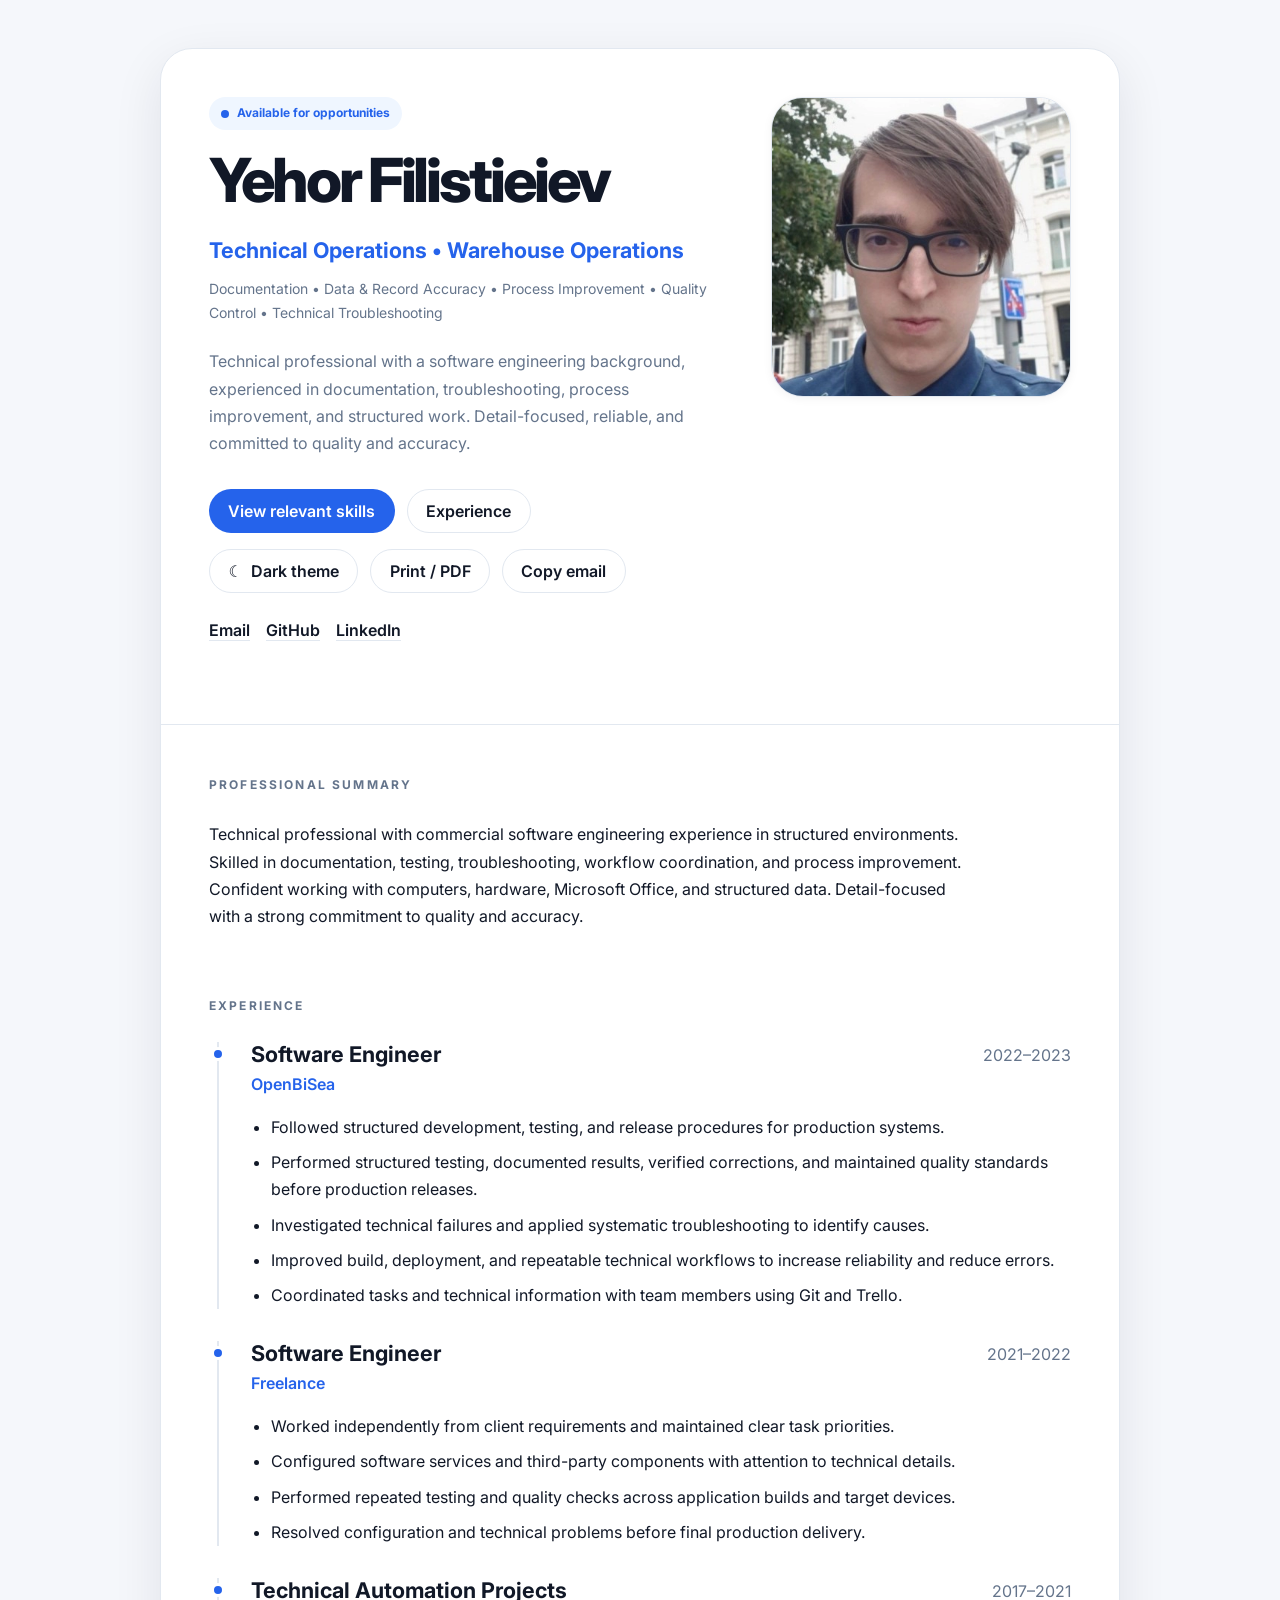
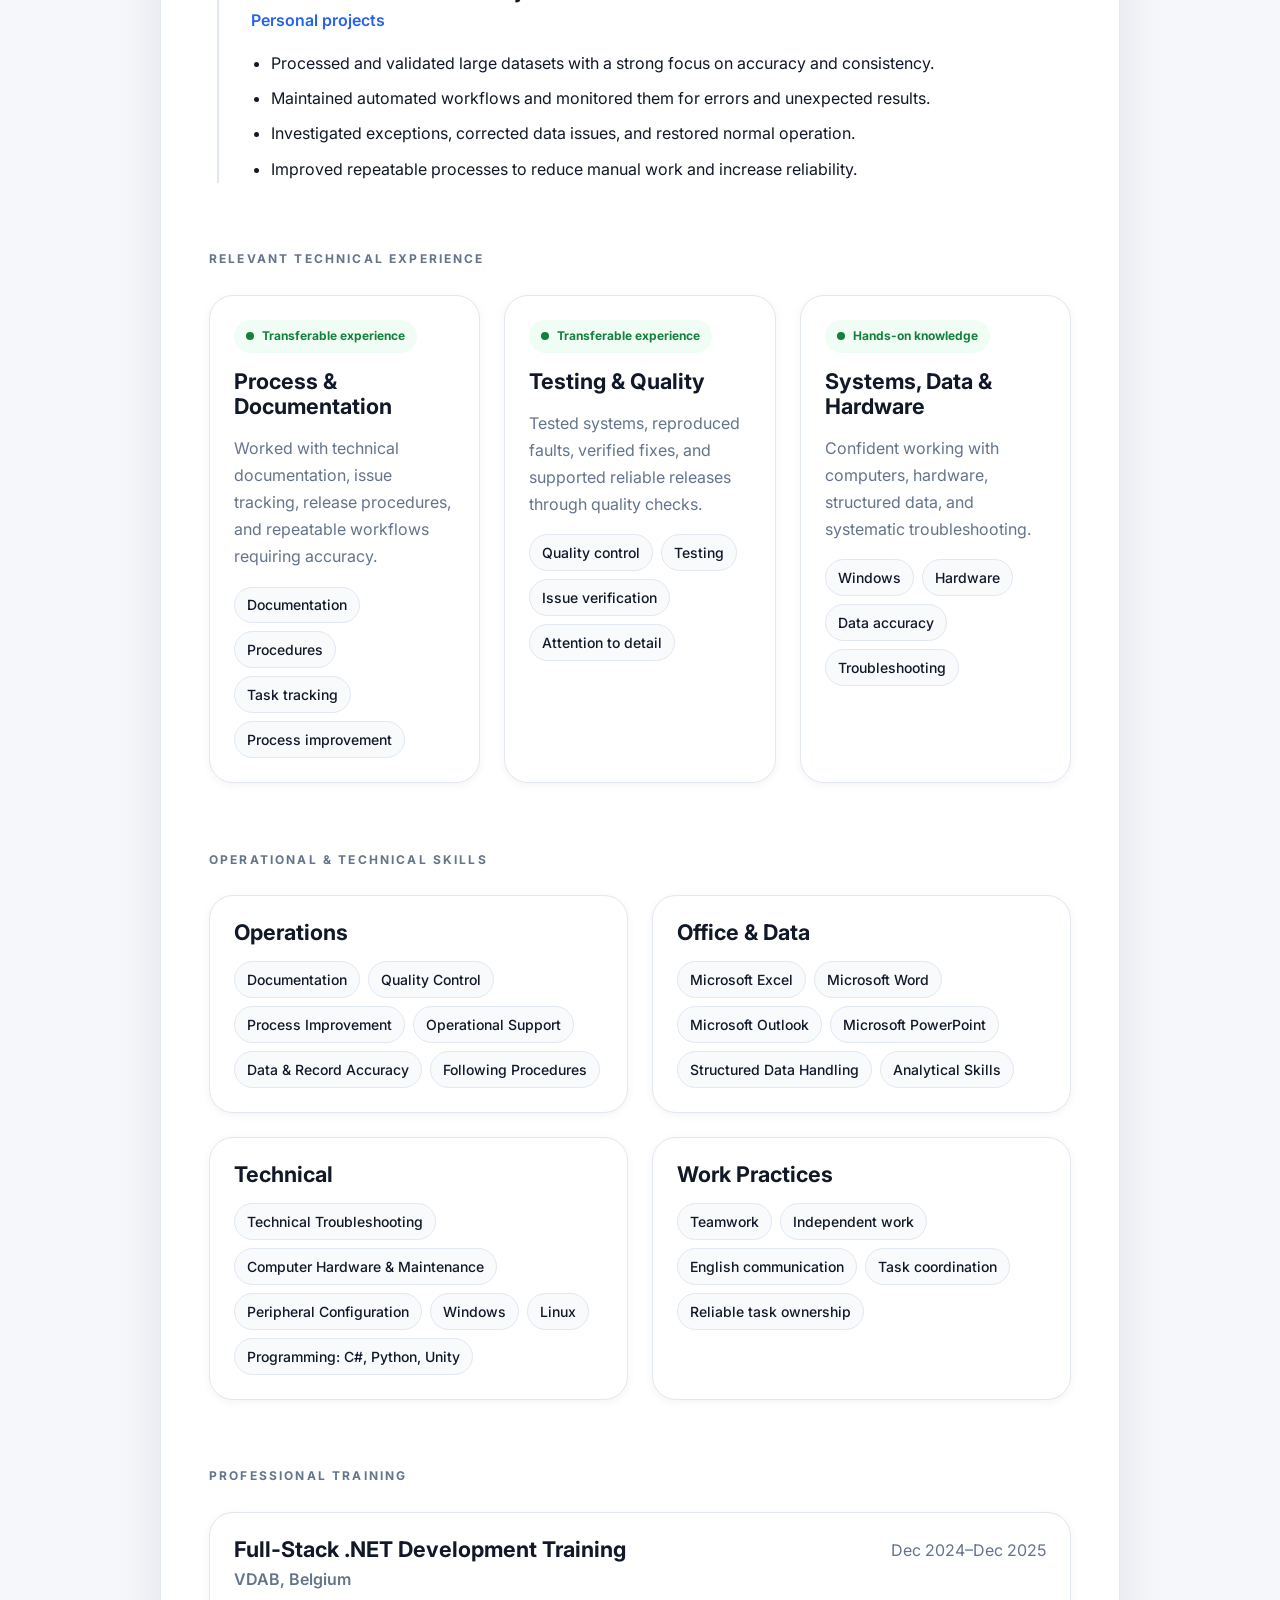
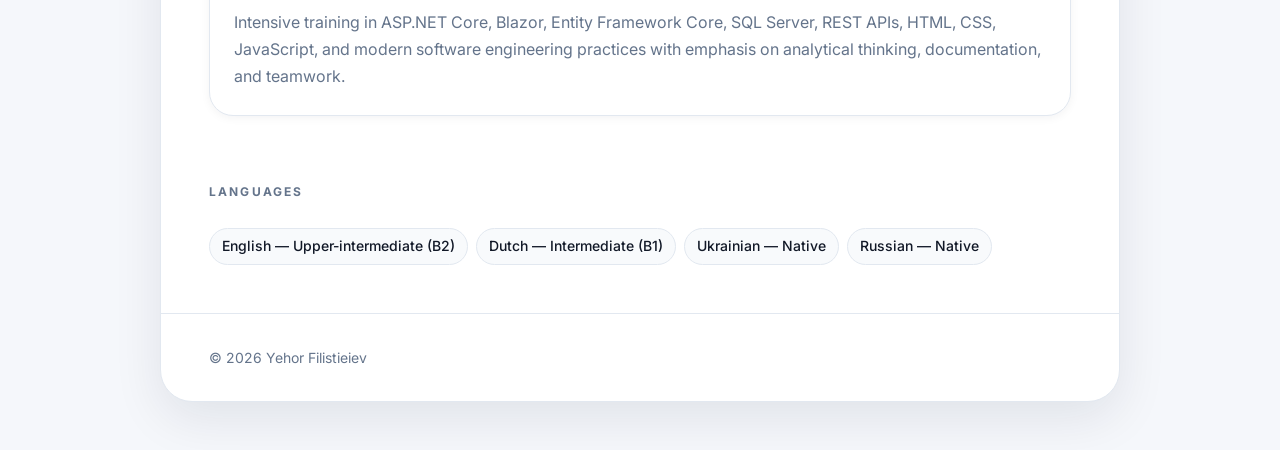
<file: warehouse-operations.html>
<!doctype html>
<html lang="en" data-theme="light">
<head>
    <meta charset="utf-8">
    <meta name="viewport" content="width=device-width, initial-scale=1">
    <meta name="description" content="Yehor Filistieiev — technical operations candidate with a software engineering background, strong attention to detail, documentation skills, and experience with process improvement and troubleshooting.">
    <meta name="theme-color" content="#f5f7fb">
    <meta property="og:type" content="profile">
    <meta property="og:title" content="Yehor Filistieiev | Technical Operations">
    <meta property="og:description" content="Resume for technical warehouse, logistics operations, manufacturing support, and production operator opportunities.">
    <meta property="og:url" content="https://evilgoku.github.io/resume/warehouse-operations.html">
    <meta property="og:image" content="https://evilgoku.github.io/resume/assets/avatar.webp">
    <title>Yehor Filistieiev | Technical Operations</title>
    <link rel="icon" href="assets/favicon.svg" type="image/svg+xml">
    <link rel="preconnect" href="https://fonts.googleapis.com">
    <link rel="preconnect" href="https://fonts.gstatic.com" crossorigin>
    <link rel="stylesheet" href="https://fonts.googleapis.com/css2?family=Inter:wght@400;500;600;700;800&amp;display=swap">
    <link rel="stylesheet" href="css/style.css">
    <link rel="stylesheet" href="css/print.css" media="print">
    <script src="js/main.js" defer></script>
</head>
<body>
    <a class="skip-link" href="#main-content">Skip to content</a>
    <div class="scroll-progress" aria-hidden="true"><span data-scroll-progress></span></div>

    <div class="resume-shell">
        <header class="hero">
            <div class="hero__content">
                <p class="badge badge--available">Available for opportunities</p>
                <h1>Yehor Filistieiev</h1>
                <p class="hero__role">Technical Operations <span aria-hidden="true">•</span> Warehouse Operations</p>
                <p class="hero__tech">Documentation <span aria-hidden="true">•</span> Data &amp; Record Accuracy <span aria-hidden="true">•</span> Process Improvement <span aria-hidden="true">•</span> Quality Control <span aria-hidden="true">•</span> Technical Troubleshooting</p>
                <p class="hero__summary">Technical professional with a software engineering background, experienced in documentation, troubleshooting, process improvement, and structured work. Detail-focused, reliable, and committed to quality and accuracy.</p>

                <div class="actions" aria-label="Resume navigation">
                    <a class="button button--primary" href="#skills">View relevant skills</a>
                    <a class="button button--secondary" href="#experience">Experience</a>
                </div>

                <div class="actions actions--tools" aria-label="Resume actions">
                    <button class="button button--secondary" type="button" data-theme-toggle aria-pressed="false">
                        <span aria-hidden="true" data-theme-icon>☾</span>
                        <span data-theme-label>Dark theme</span>
                    </button>
                    <button class="button button--secondary" type="button" data-print>Print / PDF</button>
                    <button class="button button--secondary" type="button" data-copy-email data-email="yehor.filistieiev@gmail.com">
                        <span data-copy-label>Copy email</span>
                    </button>
                </div>

                <address class="profile-links" aria-label="Contact and profile links">
                    <a href="mailto:yehor.filistieiev@gmail.com">Email</a>
                    <a class="print-only" href="https://evilgoku.github.io/resume/warehouse-operations.html" target="_blank" rel="noopener noreferrer">Resume<span class="sr-only"> (opens in a new tab)</span></a>
                    <a href="https://github.com/evilgoku" target="_blank" rel="noopener noreferrer">GitHub<span class="sr-only"> (opens in a new tab)</span></a>
                    <a href="https://www.linkedin.com/in/yehor-filistieiev/" target="_blank" rel="noopener noreferrer">LinkedIn<span class="sr-only"> (opens in a new tab)</span></a>
                </address>
                <p class="status-message" data-status role="status" aria-live="polite"></p>
            </div>

            <figure class="hero__portrait">
                <img src="assets/avatar.webp" alt="Portrait of Yehor Filistieiev" width="380" height="380" fetchpriority="high" decoding="async">
            </figure>
        </header>

        <main id="main-content" class="resume-main">
            <section class="section" aria-labelledby="summary-title" data-reveal>
                <header class="section__header"><h2 id="summary-title">Professional summary</h2></header>
                <p class="lead">Technical professional with commercial software engineering experience in structured environments. Skilled in documentation, testing, troubleshooting, workflow coordination, and process improvement. Confident working with computers, hardware, Microsoft Office, and structured data. Detail-focused with a strong commitment to quality and accuracy.</p>
            </section>

            <section id="experience" class="section" aria-labelledby="experience-title" data-reveal>
                <header class="section__header"><h2 id="experience-title">Experience</h2></header>
                <div class="timeline">
                    <article class="timeline__item">
                        <header class="entry-header">
                            <div><h3>Software Engineer</h3><p class="entry-header__meta">OpenBiSea</p></div>
                            <p class="entry-header__date"><time datetime="2022">2022</time>–<time datetime="2023">2023</time></p>
                        </header>
                        <ul class="bullet-list">
                            <li>Followed structured development, testing, and release procedures for production systems.</li>
                            <li>Performed structured testing, documented results, verified corrections, and maintained quality standards before production releases.</li>
                            <li>Investigated technical failures and applied systematic troubleshooting to identify causes.</li>
                            <li>Improved build, deployment, and repeatable technical workflows to increase reliability and reduce errors.</li>
                            <li>Coordinated tasks and technical information with team members using Git and Trello.</li>
                        </ul>
                    </article>
                    <article class="timeline__item">
                        <header class="entry-header">
                            <div><h3>Software Engineer</h3><p class="entry-header__meta">Freelance</p></div>
                            <p class="entry-header__date"><time datetime="2021">2021</time>–<time datetime="2022">2022</time></p>
                        </header>
                        <ul class="bullet-list">
                            <li>Worked independently from client requirements and maintained clear task priorities.</li>
                            <li>Configured software services and third-party components with attention to technical details.</li>
                            <li>Performed repeated testing and quality checks across application builds and target devices.</li>
                            <li>Resolved configuration and technical problems before final production delivery.</li>
                        </ul>
                    </article>
                    <article class="timeline__item">
                        <header class="entry-header">
                            <div><h3>Technical Automation Projects</h3><p class="entry-header__meta">Personal projects</p></div>
                            <p class="entry-header__date"><time datetime="2017">2017</time>–<time datetime="2021">2021</time></p>
                        </header>
                        <ul class="bullet-list">
                            <li>Processed and validated large datasets with a strong focus on accuracy and consistency.</li>
                            <li>Maintained automated workflows and monitored them for errors and unexpected results.</li>
                            <li>Investigated exceptions, corrected data issues, and restored normal operation.</li>
                            <li>Improved repeatable processes to reduce manual work and increase reliability.</li>
                        </ul>
                    </article>
                </div>
            </section>

            <section id="projects" class="section" aria-labelledby="projects-title" data-reveal>
                <header class="section__header"><h2 id="projects-title">Relevant technical experience</h2></header>
                <div class="grid grid--cards">
                    <article class="card card--project">
                        <p class="badge badge--complete">Transferable experience</p>
                        <h3>Process &amp; Documentation</h3>
                        <p>Worked with technical documentation, issue tracking, release procedures, and repeatable workflows requiring accuracy.</p>
                        <ul class="stack" aria-label="Relevant skills"><li>Documentation</li><li>Procedures</li><li>Task tracking</li><li>Process improvement</li></ul>
                    </article>
                    <article class="card card--project">
                        <p class="badge badge--complete">Transferable experience</p>
                        <h3>Testing &amp; Quality</h3>
                        <p>Tested systems, reproduced faults, verified fixes, and supported reliable releases through quality checks.</p>
                        <ul class="stack" aria-label="Relevant skills"><li>Quality control</li><li>Testing</li><li>Issue verification</li><li>Attention to detail</li></ul>
                    </article>
                    <article class="card card--project">
                        <p class="badge badge--complete">Hands-on knowledge</p>
                        <h3>Systems, Data &amp; Hardware</h3>
                        <p>Confident working with computers, hardware, structured data, and systematic troubleshooting.</p>
                        <ul class="stack" aria-label="Relevant skills"><li>Windows</li><li>Hardware</li><li>Data accuracy</li><li>Troubleshooting</li></ul>
                    </article>
                </div>
            </section>

            <section id="skills" class="section" aria-labelledby="skills-title" data-reveal>
                <header class="section__header"><h2 id="skills-title">Operational &amp; technical skills</h2></header>
                <div class="grid grid--skills">
                    <article class="card"><h3>Operations</h3><ul class="stack"><li>Documentation</li><li>Quality Control</li><li>Process Improvement</li><li>Operational Support</li><li>Data &amp; Record Accuracy</li><li>Following Procedures</li></ul></article>
                    <article class="card"><h3>Office &amp; Data</h3><ul class="stack"><li>Microsoft Excel</li><li>Microsoft Word</li><li>Microsoft Outlook</li><li>Microsoft PowerPoint</li><li>Structured Data Handling</li><li>Analytical Skills</li></ul></article>
                    <article class="card"><h3>Technical</h3><ul class="stack"><li>Technical Troubleshooting</li><li>Computer Hardware &amp; Maintenance</li><li>Peripheral Configuration</li><li>Windows</li><li>Linux</li><li>Programming: C#, Python, Unity</li></ul></article>
                    <article class="card"><h3>Work Practices</h3><ul class="stack"><li>Teamwork</li><li>Independent work</li><li>English communication</li><li>Task coordination</li><li>Reliable task ownership</li></ul></article>
                </div>
            </section>

            <section id="education" class="section" aria-labelledby="training-title" data-reveal>
                <header class="section__header"><h2 id="training-title">Professional training</h2></header>
                <article class="card">
                    <header class="entry-header"><div><h3>Full-Stack .NET Development Training</h3><p class="entry-header__meta">VDAB, Belgium</p></div><p class="entry-header__date"><time datetime="2024-12">Dec 2024</time>–<time datetime="2025-12">Dec 2025</time></p></header>
                    <p>Intensive training in ASP.NET Core, Blazor, Entity Framework Core, SQL Server, REST APIs, HTML, CSS, JavaScript, and modern software engineering practices with emphasis on analytical thinking, documentation, and teamwork.</p>
                </article>
            </section>

            <section id="languages" class="section" aria-labelledby="languages-title" data-reveal>
                <header class="section__header"><h2 id="languages-title">Languages</h2></header>
                <ul class="stack"><li>English — Upper-intermediate (B2)</li><li>Dutch — Intermediate (B1)</li><li>Ukrainian — Native</li><li>Russian — Native</li></ul>
            </section>
        </main>

        <footer class="site-footer">
            <p>© <span data-current-year>2026</span> Yehor Filistieiev</p>
        </footer>
    </div>

    <button class="back-to-top" type="button" data-back-to-top aria-label="Back to top">↑</button>

    <script type="application/ld+json">
    {
        "@context": "https://schema.org",
        "@type": "Person",
        "name": "Yehor Filistieiev",
        "url": "https://evilgoku.github.io/resume/warehouse-operations.html",
        "image": "https://evilgoku.github.io/resume/assets/avatar.webp",
        "email": "mailto:yehor.filistieiev@gmail.com",
        "sameAs": [
            "https://github.com/evilgoku",
            "https://www.linkedin.com/in/yehor-filistieiev/"
        ],
        "knowsAbout": ["Technical Documentation", "Quality Control", "Process Improvement", "Technical Troubleshooting", "Microsoft Excel", "Microsoft Office", "Computer Hardware", "Windows", "Data and Record Accuracy", "Team Collaboration"]
    }
    </script>
</body>
</html>
</file>
<file: css/style.css>
:root {
    color-scheme: light;
    --color-page: #f5f7fb;
    --color-surface: #ffffff;
    --color-surface-soft: #f8fafc;
    --color-text: #111827;
    --color-muted: #64748b;
    --color-primary: #2563eb;
    --color-primary-hover: #1d4ed8;
    --color-primary-soft: #eff6ff;
    --color-success: #15803d;
    --color-success-soft: #f0fdf4;
    --color-border: #e2e8f0;
    --color-focus: #2563eb;
    --color-on-primary: #ffffff;
    --shadow-sm: 0 2px 10px rgb(15 23 42 / 0.05);
    --shadow-md: 0 16px 50px rgb(15 23 42 / 0.09);
    --shadow-lg: 0 22px 60px rgb(15 23 42 / 0.14);
    --font-sans: "Inter", system-ui, -apple-system, BlinkMacSystemFont, "Segoe UI", sans-serif;
    --text-xs: 0.75rem;
    --text-sm: 0.875rem;
    --text-base: 1rem;
    --text-lg: 1.125rem;
    --text-xl: 1.35rem;
    --text-hero: clamp(2.6rem, 7vw, 3.8rem);
    --space-1: 0.25rem;
    --space-2: 0.5rem;
    --space-3: 0.75rem;
    --space-4: 1rem;
    --space-5: 1.5rem;
    --space-6: 2rem;
    --space-7: 3rem;
    --space-8: 4rem;
    --radius-sm: 0.5rem;
    --radius-md: 1rem;
    --radius-lg: 1.5rem;
    --radius-xl: 2rem;
    --radius-pill: 999px;
    --border: 1px solid var(--color-border);
    --content-width: 60rem;
    --transition-fast: 150ms ease;
    --transition-base: 250ms ease;
}

html[data-theme="dark"] {
    color-scheme: dark;
    --color-page: #0b1120;
    --color-surface: #111827;
    --color-surface-soft: #182235;
    --color-text: #f8fafc;
    --color-muted: #a5b4c7;
    --color-primary: #60a5fa;
    --color-primary-hover: #93c5fd;
    --color-primary-soft: #172554;
    --color-success: #4ade80;
    --color-success-soft: #052e16;
    --color-border: #334155;
    --color-focus: #93c5fd;
    --shadow-sm: 0 2px 12px rgb(0 0 0 / 0.25);
    --shadow-md: 0 16px 50px rgb(0 0 0 / 0.35);
    --shadow-lg: 0 22px 60px rgb(0 0 0 / 0.45);
}

*, *::before, *::after { box-sizing: border-box; }
html { scroll-behavior: smooth; }
body, h1, h2, h3, p, figure, ul { margin: 0; }
ul { padding: 0; }
button, input, textarea, select { font: inherit; }
img { display: block; max-width: 100%; }
a { color: inherit; }

body {
    min-width: 20rem;
    min-height: 100vh;
    padding: var(--space-7) var(--space-4);
    background: var(--color-page);
    color: var(--color-text);
    font-family: var(--font-sans);
    font-size: var(--text-base);
    line-height: 1.7;
    text-rendering: optimizeLegibility;
    -webkit-font-smoothing: antialiased;
    transition: background-color var(--transition-base), color var(--transition-base);
}

::selection { background: var(--color-primary); color: var(--color-on-primary); }
:focus-visible { outline: 3px solid var(--color-focus); outline-offset: 3px; }
h1, h2, h3 { line-height: 1.15; }
h1 { font-size: var(--text-hero); font-weight: 800; letter-spacing: -0.055em; }
h2 { color: var(--color-muted); font-size: var(--text-xs); font-weight: 700; letter-spacing: 0.18em; text-transform: uppercase; }
h3 { font-size: var(--text-xl); }

.skip-link {
    position: fixed;
    top: var(--space-3);
    left: var(--space-3);
    z-index: 1000;
    padding: var(--space-2) var(--space-4);
    border-radius: var(--radius-sm);
    background: var(--color-primary);
    color: var(--color-on-primary);
    transform: translateY(-200%);
}
.skip-link:focus { transform: translateY(0); }
.sr-only { position: absolute; width: 1px; height: 1px; padding: 0; margin: -1px; overflow: hidden; clip: rect(0, 0, 0, 0); white-space: nowrap; border: 0; }
.print-only { display: none; }

.resume-shell {
    width: min(100%, var(--content-width));
    margin-inline: auto;
    overflow: hidden;
    border: var(--border);
    border-radius: var(--radius-xl);
    background: var(--color-surface);
    box-shadow: var(--shadow-md);
}

.hero {
    display: grid;
    grid-template-columns: minmax(0, 1fr) minmax(14rem, 18.75rem);
    gap: var(--space-7);
    align-items: start;
    padding: var(--space-7);
    border-bottom: var(--border);
}
.hero__content { display: flex; flex-direction: column; align-items: flex-start; }
.hero h1 { margin-top: var(--space-4); }
.hero__role { margin-top: var(--space-4); color: var(--color-primary); font-size: var(--text-xl); font-weight: 700; }
.hero__tech { margin-top: var(--space-2); color: var(--color-muted); font-size: var(--text-sm); }
.hero__summary { max-width: 40rem; margin-top: var(--space-5); color: var(--color-muted); }
.hero__portrait { overflow: hidden; aspect-ratio: 1; border: var(--border); border-radius: var(--radius-xl); background: var(--color-surface-soft); box-shadow: var(--shadow-sm); }
.hero__portrait img { width: 100%; height: 100%; object-fit: cover; }

.resume-main { display: flex; flex-direction: column; gap: var(--space-8); padding: var(--space-7); }
.section { display: flex; flex-direction: column; gap: var(--space-5); scroll-margin-top: var(--space-5); }
.section__header { display: flex; align-items: center; min-height: 1.5rem; }
.lead { max-width: 48rem; }

.grid { display: grid; gap: var(--space-5); }
.grid--cards { grid-template-columns: repeat(auto-fit, minmax(min(100%, 16rem), 1fr)); }
.grid--skills { grid-template-columns: repeat(2, minmax(0, 1fr)); }

.card {
    display: flex;
    flex-direction: column;
    gap: var(--space-4);
    padding: var(--space-5);
    border: var(--border);
    border-radius: var(--radius-lg);
    background: var(--color-surface);
    box-shadow: var(--shadow-sm);
    transition: border-color var(--transition-base), box-shadow var(--transition-base), transform var(--transition-base);
}
.card:hover { border-color: var(--color-primary); box-shadow: var(--shadow-lg); transform: translateY(-0.25rem); }
.card p:not(.badge) { color: var(--color-muted); }
.card--project { min-height: 100%; }
.card__footer { margin-top: auto; }

.actions { display: flex; flex-wrap: wrap; gap: var(--space-3); margin-top: var(--space-6); }
.actions--tools { margin-top: var(--space-4); }
.button {
    display: inline-flex;
    min-height: 2.75rem;
    align-items: center;
    justify-content: center;
    gap: var(--space-2);
    padding: 0.7rem 1.15rem;
    border: 1px solid transparent;
    border-radius: var(--radius-pill);
    font-weight: 600;
    line-height: 1.2;
    text-decoration: none;
    cursor: pointer;
    transition: background-color var(--transition-base), border-color var(--transition-base), color var(--transition-base), transform var(--transition-fast);
}
.button:hover { transform: translateY(-0.125rem); }
.button--primary { background: var(--color-primary); color: var(--color-on-primary); }
.button--primary:hover { background: var(--color-primary-hover); }
.button--secondary { border-color: var(--color-border); background: transparent; color: var(--color-text); }
.button--secondary:hover { border-color: var(--color-primary); color: var(--color-primary); }

.badge { display: inline-flex; align-items: center; align-self: flex-start; gap: var(--space-2); padding: 0.4rem 0.75rem; border-radius: var(--radius-pill); font-size: var(--text-xs); font-weight: 700; }
.badge::before { width: 0.5rem; height: 0.5rem; border-radius: 50%; background: currentColor; content: ""; }
.badge--available { background: var(--color-primary-soft); color: var(--color-primary); }
.badge--complete { background: var(--color-success-soft); color: var(--color-success); }

.profile-links { display: flex; flex-wrap: wrap; gap: var(--space-4); margin-top: var(--space-5); font-style: normal; }
.profile-links a, .text-link { color: var(--color-text); font-weight: 600; text-decoration-color: var(--color-border); text-underline-offset: 0.25em; transition: color var(--transition-fast), text-decoration-color var(--transition-fast); }
.profile-links a:hover, .text-link:hover { color: var(--color-primary); text-decoration-color: currentColor; }
.status-message { min-height: 1.5rem; margin-top: var(--space-2); color: var(--color-success); font-size: var(--text-sm); }

.timeline { display: flex; flex-direction: column; gap: var(--space-6); }
.timeline__item { position: relative; display: flex; flex-direction: column; gap: var(--space-4); margin-left: var(--space-2); padding-left: var(--space-6); border-left: 2px solid var(--color-border); }
.timeline__item::before { position: absolute; top: 0.3rem; left: -0.5rem; width: 0.875rem; height: 0.875rem; border: 3px solid var(--color-surface); border-radius: 50%; background: var(--color-primary); content: ""; }
.entry-header { display: flex; align-items: flex-start; justify-content: space-between; gap: var(--space-4); }
.entry-header__meta { margin-top: var(--space-1); color: var(--color-primary); font-weight: 600; }
.entry-header__date { flex: none; color: var(--color-muted); white-space: nowrap; }
.bullet-list { padding-left: 1.25rem; }
.bullet-list li + li { margin-top: var(--space-2); }

.stack { display: flex; flex-wrap: wrap; gap: var(--space-2); list-style: none; }
.stack li { display: inline-flex; min-height: 2.1rem; align-items: center; padding: 0.35rem 0.75rem; border: var(--border); border-radius: var(--radius-pill); background: var(--color-surface-soft); font-size: var(--text-sm); font-weight: 500; }

.site-footer { display: flex; align-items: center; justify-content: space-between; gap: var(--space-4); padding: var(--space-6) var(--space-7); border-top: var(--border); color: var(--color-muted); font-size: var(--text-sm); }
.scroll-progress { position: fixed; inset: 0 0 auto; z-index: 999; height: 0.25rem; }
.scroll-progress span { display: block; width: 100%; height: 100%; background: var(--color-primary); transform: scaleX(0); transform-origin: left; }
.back-to-top { position: fixed; right: var(--space-5); bottom: var(--space-5); display: grid; width: 3rem; height: 3rem; place-items: center; border: 0; border-radius: 50%; background: var(--color-primary); color: var(--color-on-primary); box-shadow: var(--shadow-md); cursor: pointer; opacity: 0; visibility: hidden; transform: translateY(0.5rem); transition: opacity var(--transition-base), visibility var(--transition-base), transform var(--transition-base), background-color var(--transition-base); }
.back-to-top[data-visible="true"] { opacity: 1; visibility: visible; transform: translateY(0); }
.back-to-top:hover { background: var(--color-primary-hover); }

[data-reveal] { opacity: 0; transform: translateY(1.25rem); transition: opacity 500ms ease, transform 500ms ease; }
[data-reveal][data-visible="true"] { opacity: 1; transform: none; }

@media (max-width: 48rem) {
    body { padding: var(--space-4); }
    .hero { grid-template-columns: 1fr; }
    .hero__portrait { width: min(100%, 17rem); grid-row: 1; }
    .resume-main, .hero { padding: var(--space-6); }
    .site-footer { align-items: flex-start; flex-direction: column; }
}

@media (max-width: 38rem) {
    body { padding: 0; }
    .resume-shell { border: 0; border-radius: 0; }
    .hero, .resume-main, .site-footer { padding: var(--space-5); }
    .resume-main { gap: var(--space-7); }
    .grid--skills { grid-template-columns: 1fr; }
    .entry-header { flex-direction: column; gap: var(--space-2); }
    .actions { width: 100%; }
    .actions .button { flex: 1 1 100%; }
    .back-to-top { right: var(--space-4); bottom: var(--space-4); }
}

@media (prefers-reduced-motion: reduce) {
    html { scroll-behavior: auto; }
    *, *::before, *::after { animation-duration: 0.01ms !important; animation-iteration-count: 1 !important; transition-duration: 0.01ms !important; }
    [data-reveal] { opacity: 1; transform: none; }
}
</file>
<file: css/print.css>
@page {
    size: A4 portrait;
    margin: 7.5mm;
}

@media print {
    :root,
    html[data-theme="dark"] {
        color-scheme: light;
        --color-page: #fff;
        --color-surface: #fff;
        --color-surface-soft: #fff;
        --color-text: #111;
        --color-muted: #444;
        --color-primary: #111;
        --color-primary-hover: #111;
        --color-border: #aaa;
        --shadow-sm: none;
        --shadow-md: none;
        --shadow-lg: none;
    }

    html,
    body {
        width: auto;
        min-width: 0;
        min-height: 0;
        background: #fff;
    }

    html {
        font-size: 100%;
    }

    body {
        padding: 0;
        color: #111;
        font-family: "Inter", Arial, sans-serif;
        font-size: 8.2pt;
        line-height: 1.27;
        -webkit-print-color-adjust: exact;
        print-color-adjust: exact;
    }

    p,
    li {
        orphans: 2;
        widows: 2;
    }

    h1 {
        font-size: 23pt;
        letter-spacing: -0.035em;
    }

    h2 {
        color: #222;
        font-size: 7.7pt;
        letter-spacing: 0.14em;
    }

    h3 {
        font-size: 9.7pt;
    }

    .resume-shell {
        width: 100%;
        overflow: visible;
        border: 0;
        border-radius: 0;
        box-shadow: none;
    }

    .hero {
        grid-template-columns: minmax(0, 1fr) 26mm;
        gap: 5mm;
        align-items: start;
        padding: 0 0 2.5mm;
        border-bottom: 1.25px solid #333;
    }

    .hero__content {
        grid-row: 1;
        grid-column: 1;
    }

    .hero__portrait {
        grid-row: 1;
        grid-column: 2;
        width: 26mm;
        border: 1px solid #aaa;
        border-radius: 3mm;
        box-shadow: none;
    }

    .hero h1 {
        margin-top: 0;
    }

    .hero__role {
        margin-top: 1mm;
        color: #222;
        font-size: 11pt;
    }

    .hero__tech {
        margin-top: 0.6mm;
        color: #444;
        font-size: 8pt;
    }

    .hero__summary {
        display: none;
    }

    .profile-links {
        gap: 3mm;
        margin-top: 1.2mm;
        font-size: 8pt;
    }

    .profile-links a,
    .text-link {
        color: #111;
        font-weight: 600;
        text-decoration: underline;
        text-decoration-color: #777;
        text-underline-offset: 1px;
    }

    .print-only {
        display: inline;
    }

    .resume-main {
        display: grid;
        grid-template-columns: minmax(0, 2fr) minmax(48mm, 1fr);
        gap: 2.6mm 3mm;
        padding: 2.6mm 0 0;
    }

    .resume-main > .section:not(#education):not(#languages) {
        grid-column: 1 / -1;
    }

    #education {
        grid-column: 1;
    }

    #languages {
        grid-column: 2;
    }

    #languages .stack {
        align-content: flex-start;
    }

    .section {
        gap: 1.5mm;
        break-inside: auto;
    }

    .section__header {
        min-height: 0;
        padding-bottom: 0.7mm;
        border-bottom: 0.5px solid #bbb;
        break-after: avoid;
    }

    .lead {
        max-width: none;
    }

    .timeline {
        gap: 1.8mm;
    }

    .timeline__item {
        gap: 0.8mm;
        margin-left: 0.8mm;
        padding-left: 3.2mm;
        border-left: 1px solid #aaa;
        break-inside: avoid;
    }

    .timeline__item::before {
        top: 0.8mm;
        left: -1.2mm;
        width: 2.2mm;
        height: 2.2mm;
        border: 0.6mm solid #fff;
        background: #333;
    }

    .entry-header {
        gap: 3mm;
        break-after: avoid;
    }

    .entry-header__meta {
        margin-top: 0;
        color: #333;
    }

    .entry-header__date {
        color: #333;
        font-size: 8pt;
    }

    .bullet-list {
        padding-left: 4.2mm;
    }

    .bullet-list li + li {
        margin-top: 0.3mm;
    }

    .grid {
        gap: 1.8mm;
    }

    .grid--cards {
        grid-template-columns: repeat(2, minmax(0, 1fr));
    }

    .grid--cards > .card:last-child:nth-child(odd) {
        grid-column: 1 / -1;
    }

    .grid--skills {
        grid-template-columns: repeat(2, minmax(0, 1fr));
    }

    .card {
        gap: 0.9mm;
        padding: 1.8mm 2.3mm;
        border: 0.75px solid #aaa;
        border-radius: 1.5mm;
        box-shadow: none;
        break-inside: avoid;
        page-break-inside: avoid;
    }

    .card:hover {
        border-color: #aaa;
        box-shadow: none;
        transform: none;
    }

    .card p {
        line-height: 1.25;
    }

    .card__footer {
        margin-top: 0.3mm;
    }

    .stack {
        gap: 0.6mm;
    }

    .stack li {
        min-height: 0;
        padding: 0.4mm 1.2mm;
        border: 0.5px solid #aaa;
        background: #fff;
        font-size: 7.3pt;
        line-height: 1.15;
    }

    #education .card {
        break-inside: avoid;
        page-break-inside: avoid;
    }

    .site-footer {
        display: none;
    }

    .actions,
    .badge,
    .status-message,
    .scroll-progress,
    .back-to-top,
    .skip-link {
        display: none !important;
    }

    [data-reveal] {
        opacity: 1 !important;
        transform: none !important;
    }

    * {
        animation: none !important;
        transition: none !important;
    }

    .resume--operator {
        font-size: 8pt;
        line-height: 1.2;
    }

    .resume--operator .resume-shell {
        width: 100%;
        zoom: 0.95;
    }

    .resume--operator .hero {
        padding-bottom: 1.8mm;
    }

    .resume--operator .resume-main {
        gap: 1.7mm 3mm;
        padding-top: 1.8mm;
    }

    .resume--operator .section {
        gap: 1mm;
    }

    .resume--operator .timeline {
        gap: 1mm;
    }

    .resume--operator .timeline__item {
        gap: 0.5mm;
    }

    .resume--operator .bullet-list li + li {
        margin-top: 0.1mm;
    }

    .resume--operator .grid {
        gap: 1.2mm;
    }

    .resume--operator .card {
        gap: 0.6mm;
        padding: 1.3mm 1.8mm;
    }
}
</file>
